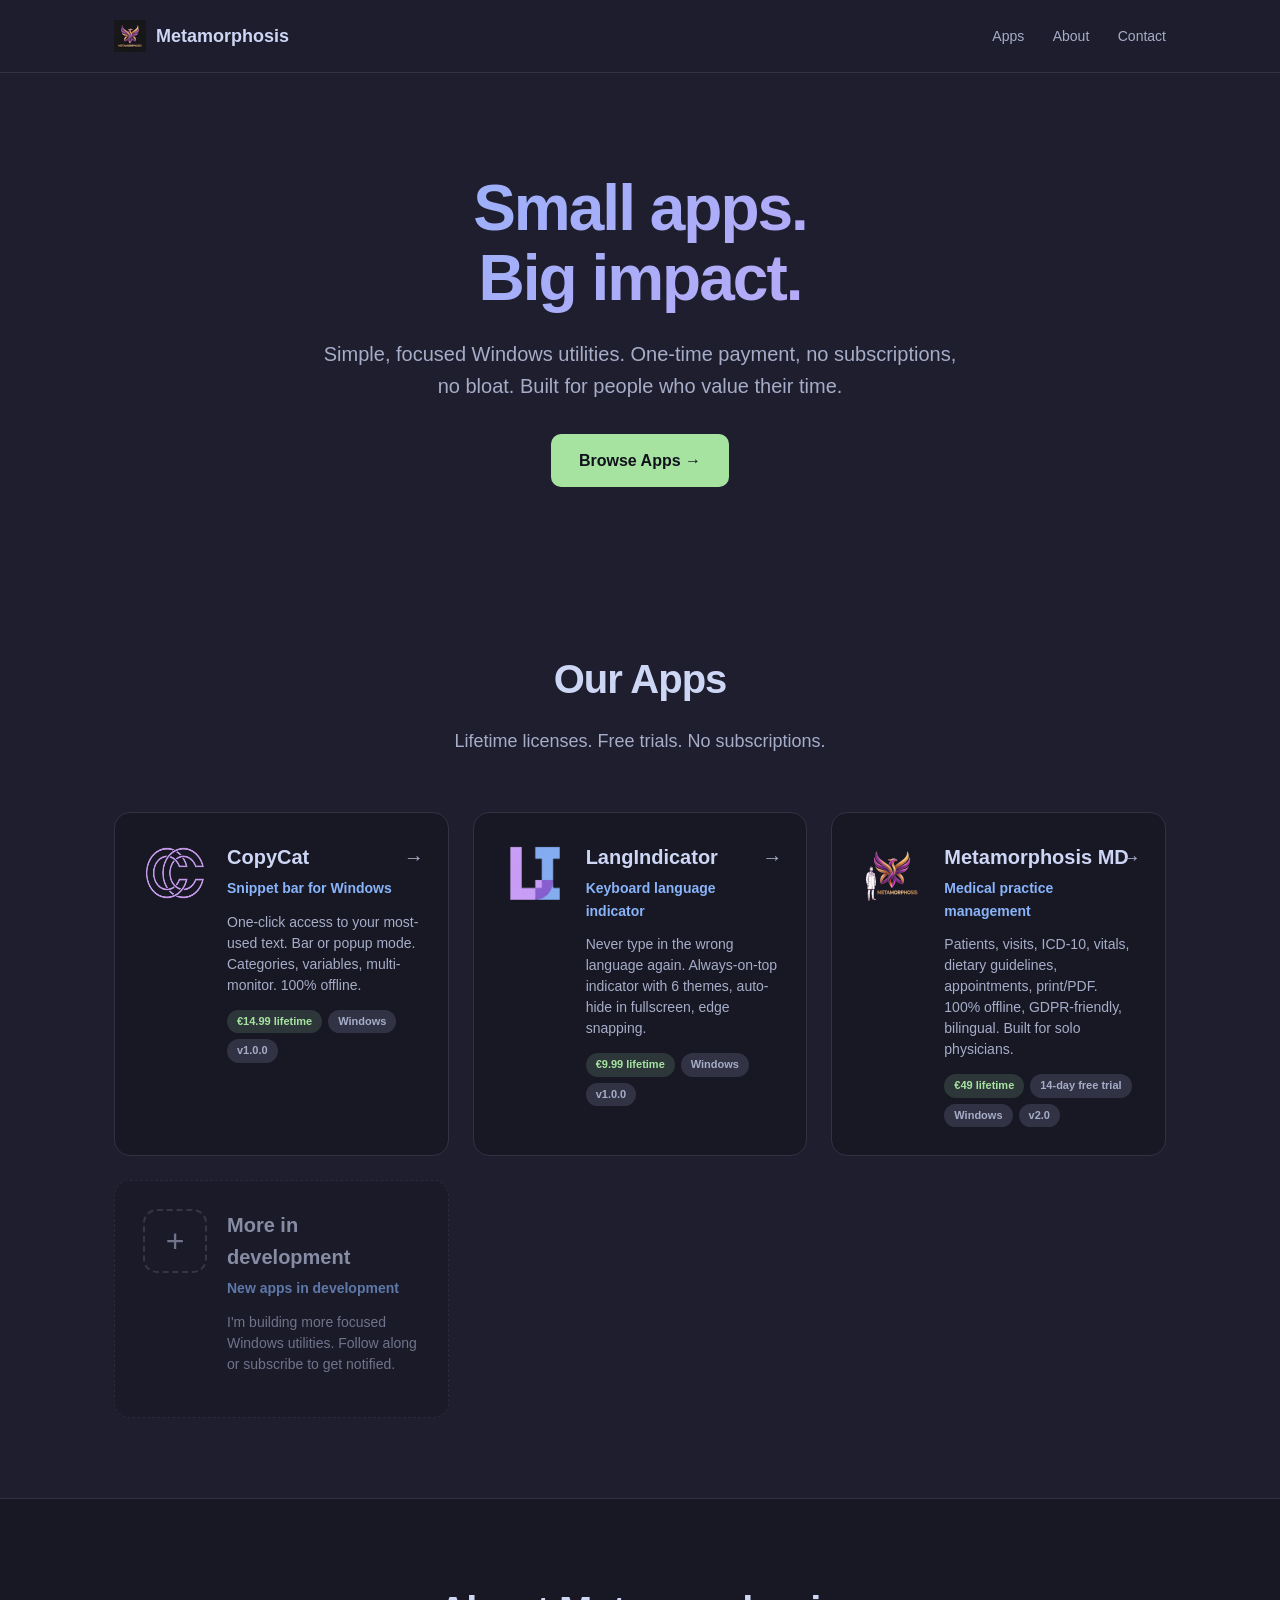
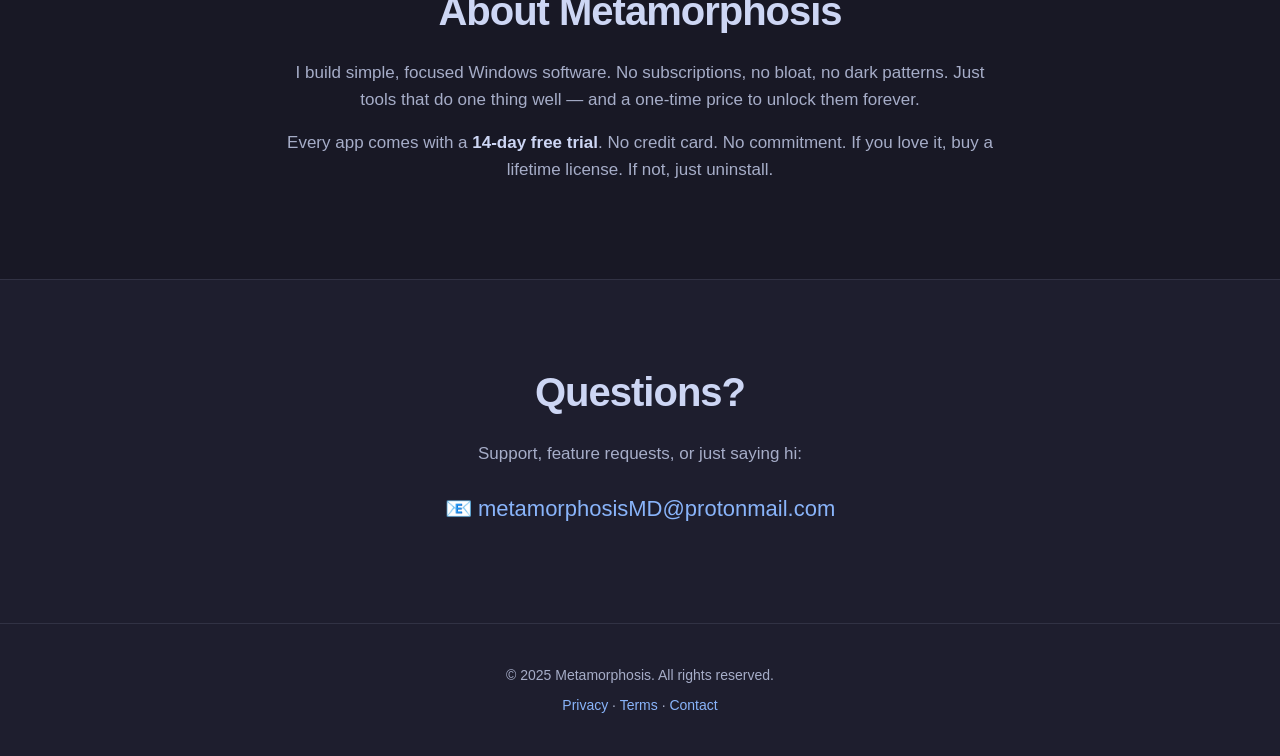
<file: index.html>
<!DOCTYPE html>
<html lang="en">
<head>
<meta charset="UTF-8">
<meta name="viewport" content="width=device-width, initial-scale=1.0">
<title>Metamorphosis — Simple, Focused Windows Apps</title>
<meta name="description" content="Simple, focused Windows apps. CopyCat, LangIndicator, and more. Lifetime licenses, no subscriptions.">
<link rel="stylesheet" href="assets/style.css">
</head>
<body>

<header>
  <div class="container">
    <nav>
      <a href="/" class="logo">
        <img src="assets/logo.png" alt="Metamorphosis">
        <span>Metamorphosis</span>
      </a>
      <div class="nav-links">
        <a href="#apps">Apps</a>
        <a href="#about">About</a>
        <a href="#contact">Contact</a>
      </div>
    </nav>
  </div>
</header>

<main>
  <!-- HERO -->
  <section class="hero">
    <div class="container">
      <h1>Small apps.<br>Big impact.</h1>
      <p>Simple, focused Windows utilities. One-time payment, no subscriptions, no bloat. Built for people who value their time.</p>
      <div class="cta-group">
        <a href="#apps" class="btn btn-primary">Browse Apps →</a>
      </div>
    </div>
  </section>

  <!-- APPS GRID -->
  <section id="apps" class="apps">
    <div class="container">
      <h2>Our Apps</h2>
      <p class="section-sub">Lifetime licenses. Free trials. No subscriptions.</p>

      <div class="app-grid">

        <!-- CopyCat -->
        <a href="copycat/" class="app-card">
          <div class="app-icon">
            <img src="copycat/logo.png" alt="CopyCat">
          </div>
          <div class="app-info">
            <h3>CopyCat</h3>
            <p class="app-tagline">Snippet bar for Windows</p>
            <p class="app-desc">One-click access to your most-used text. Bar or popup mode. Categories, variables, multi-monitor. 100% offline.</p>
            <div class="app-meta">
              <span class="badge badge-green">€14.99 lifetime</span>
              <span class="badge">Windows</span>
              <span class="badge">v1.0.0</span>
            </div>
          </div>
          <div class="app-arrow">→</div>
        </a>

        <!-- LangIndicator -->
        <a href="langindicator/" class="app-card">
          <div class="app-icon">
            <img src="langindicator/logo.png" alt="LangIndicator">
          </div>
          <div class="app-info">
            <h3>LangIndicator</h3>
            <p class="app-tagline">Keyboard language indicator</p>
            <p class="app-desc">Never type in the wrong language again. Always-on-top indicator with 6 themes, auto-hide in fullscreen, edge snapping.</p>
            <div class="app-meta">
              <span class="badge badge-green">€9.99 lifetime</span>
              <span class="badge">Windows</span>
              <span class="badge">v1.0.0</span>
            </div>
          </div>
          <div class="app-arrow">→</div>
        </a>


        <!-- Metamorphosis MD -->
        <a href="metamorphosis-md/" class="app-card">
          <div class="app-icon">
            <img src="metamorphosis-md/logo.png" alt="Metamorphosis MD">
          </div>
          <div class="app-info">
            <h3>Metamorphosis MD</h3>
            <p class="app-tagline">Medical practice management</p>
            <p class="app-desc">Patients, visits, ICD-10, vitals, dietary guidelines, appointments, print/PDF. 100% offline, GDPR-friendly, bilingual. Built for solo physicians.</p>
            <div class="app-meta">
              <span class="badge badge-green">€49 lifetime</span>
              <span class="badge">14-day free trial</span>
              <span class="badge">Windows</span>
              <span class="badge">v2.0</span>
            </div>
          </div>
          <div class="app-arrow">→</div>
        </a>

        <!-- Placeholder — γιa επόμενες εφαρμογές -->
        <div class="app-card app-card-placeholder">
          <div class="app-icon placeholder-icon">+</div>
          <div class="app-info">
            <h3>More in development</h3>
            <p class="app-tagline">New apps in development</p>
            <p class="app-desc">I'm building more focused Windows utilities. Follow along or subscribe to get notified.</p>
          </div>
        </div>

      </div>
    </div>
  </section>

  <!-- ABOUT -->
  <section id="about" class="about">
    <div class="container">
      <h2>About Metamorphosis</h2>
      <p>I build simple, focused Windows software. No subscriptions, no bloat, no dark patterns. Just tools that do one thing well — and a one-time price to unlock them forever.</p>
      <p>Every app comes with a <strong>14-day free trial</strong>. No credit card. No commitment. If you love it, buy a lifetime license. If not, just uninstall.</p>
    </div>
  </section>

  <!-- CONTACT -->
  <section id="contact" class="contact">
    <div class="container">
      <h2>Questions?</h2>
      <p>Support, feature requests, or just saying hi:</p>
      <p class="contact-email">
        📧 <a href="mailto:metamorphosisMD@protonmail.com">metamorphosisMD@protonmail.com</a>
      </p>
    </div>
  </section>
</main>

<footer>
  <div class="container">
    <p>© 2025 Metamorphosis. All rights reserved.</p>
    <p class="footer-links">
      <a href="privacy.html">Privacy</a> ·
      <a href="terms.html">Terms</a> ·
      <a href="mailto:metamorphosisMD@protonmail.com">Contact</a>
    </p>
  </div>
</footer>

</body>
</html>
</file>
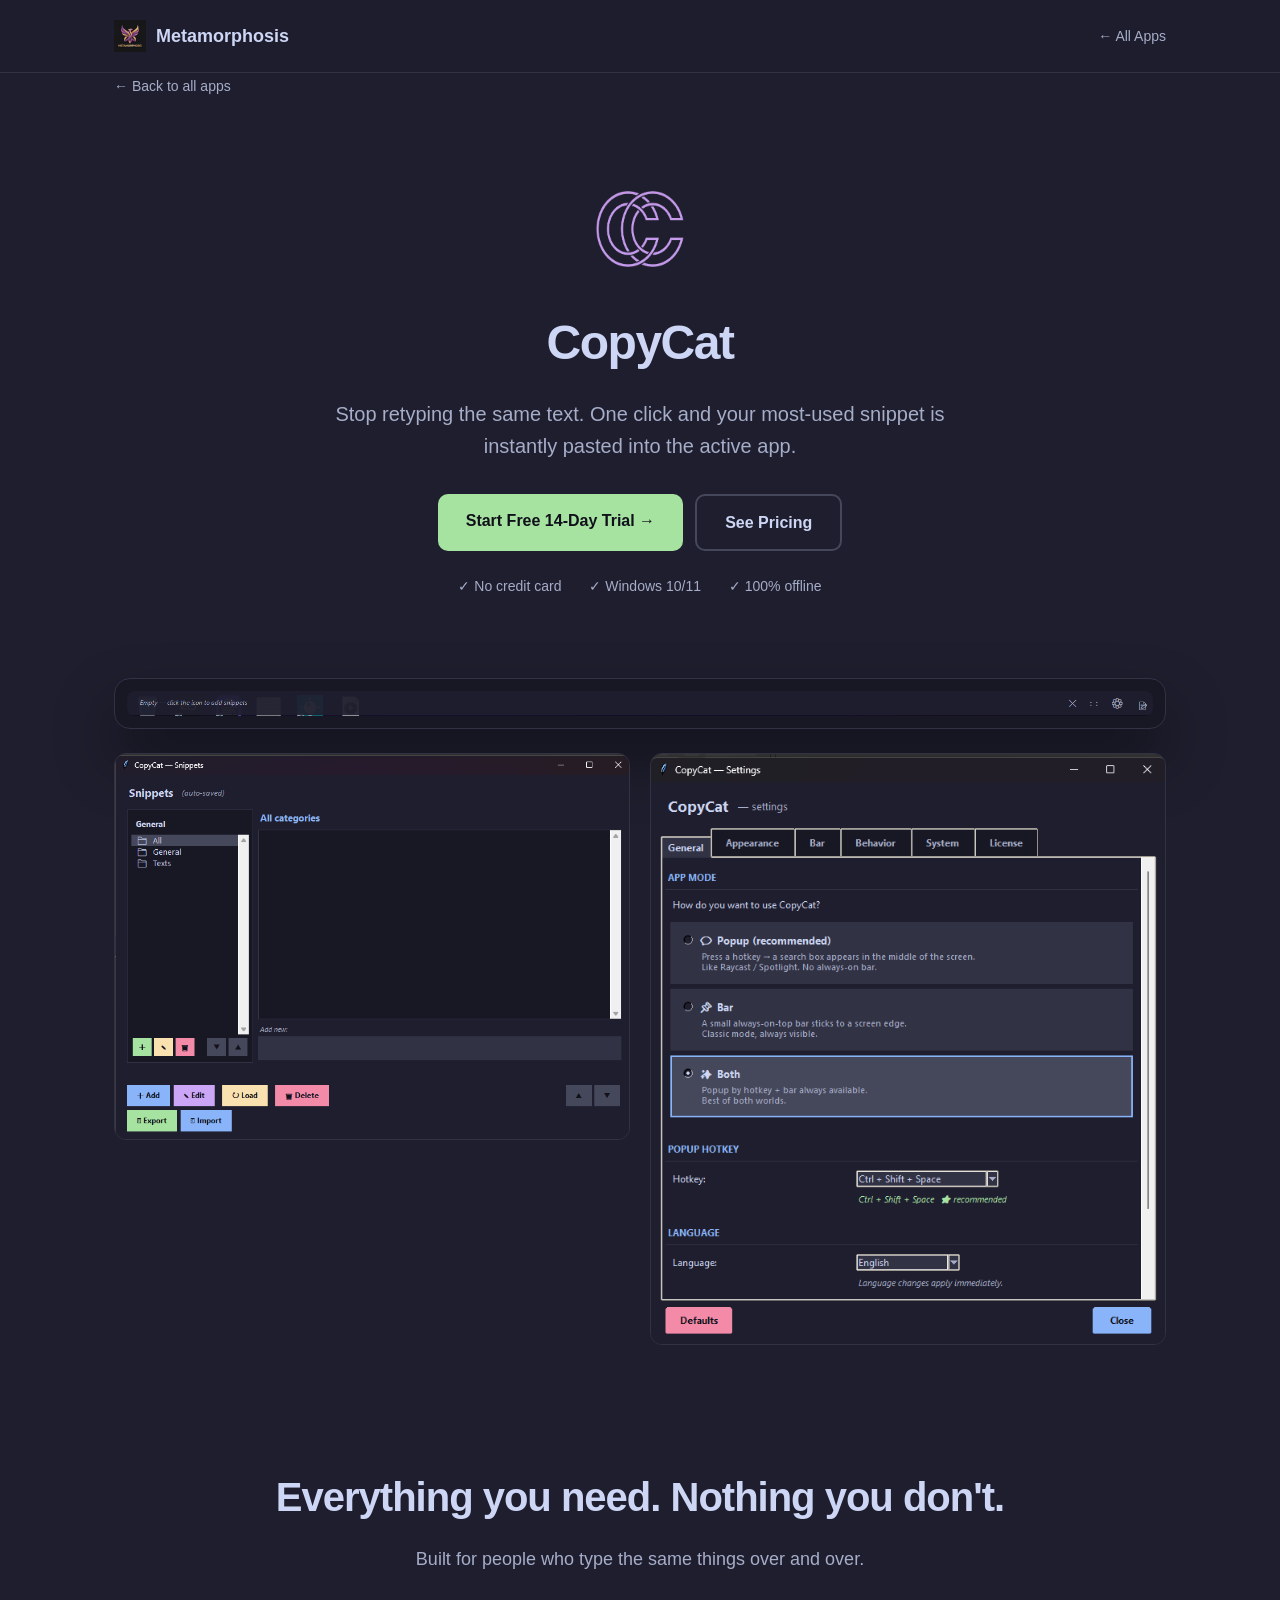
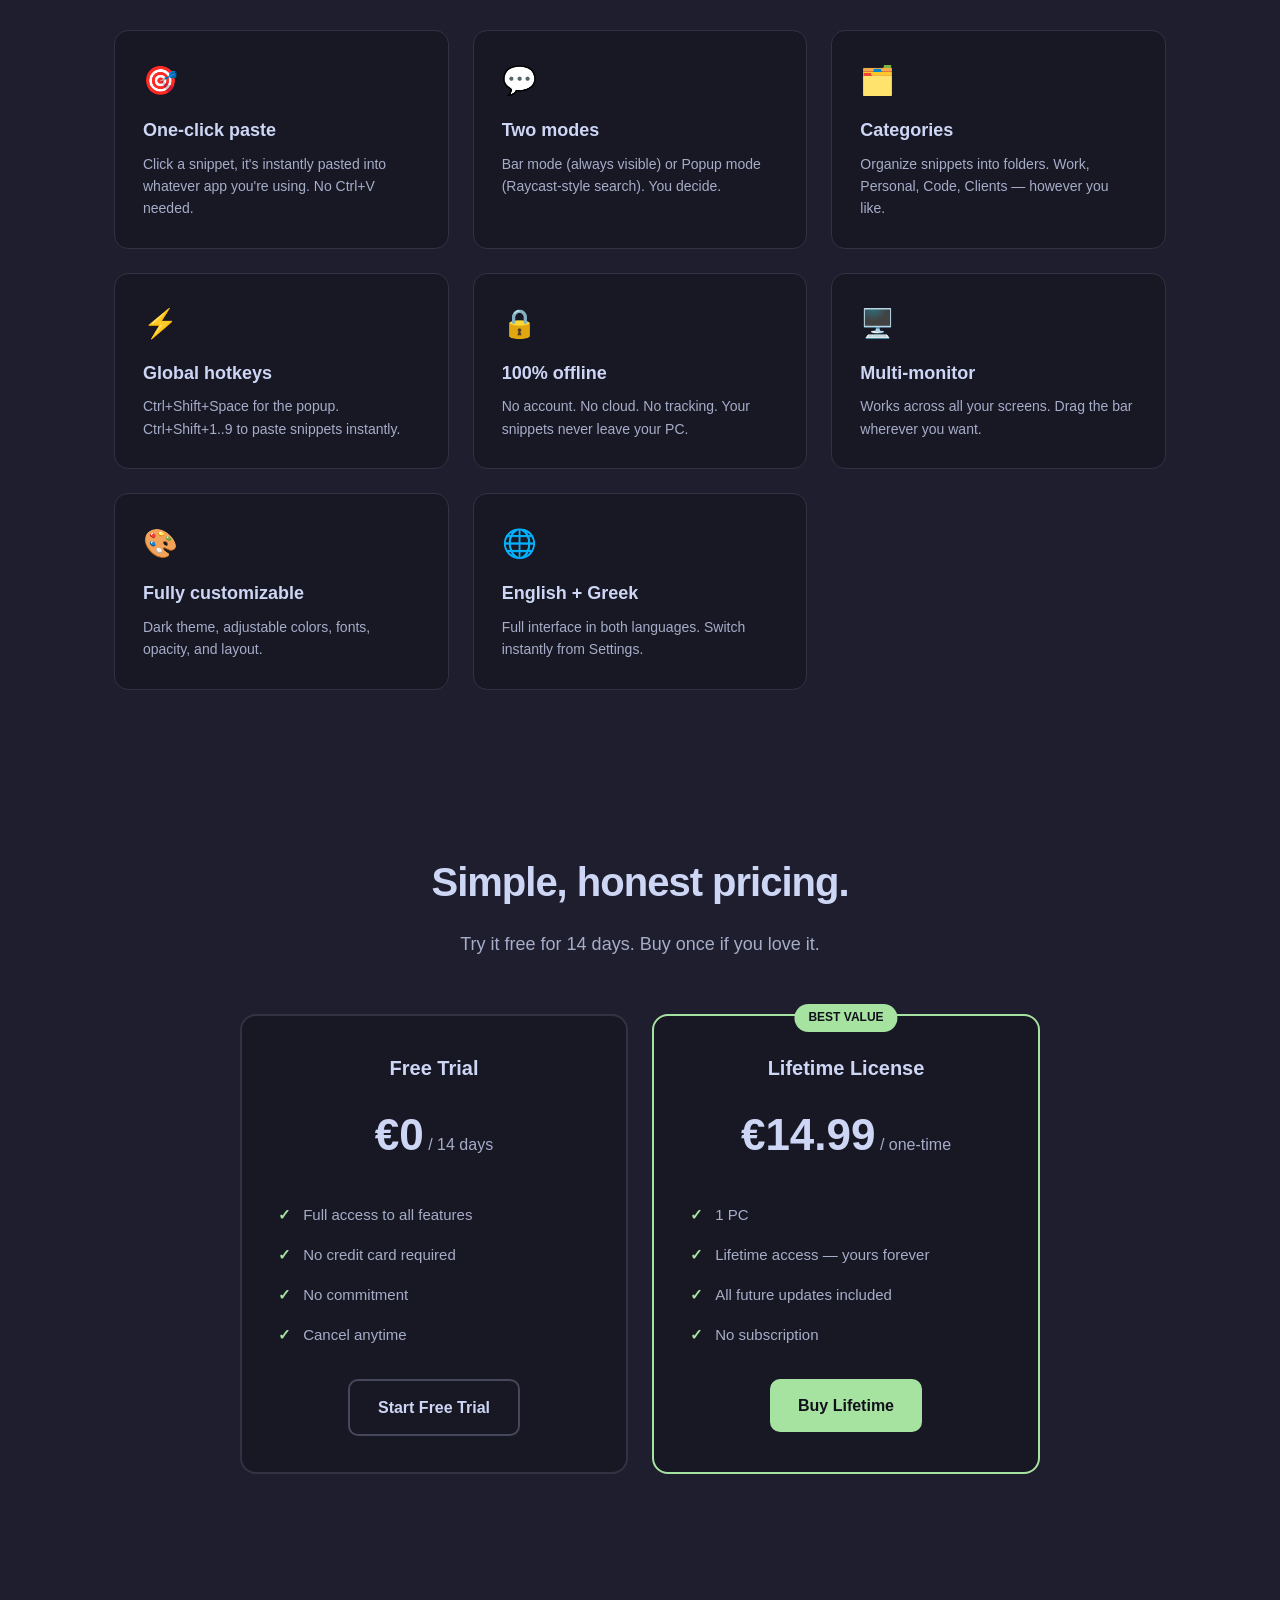
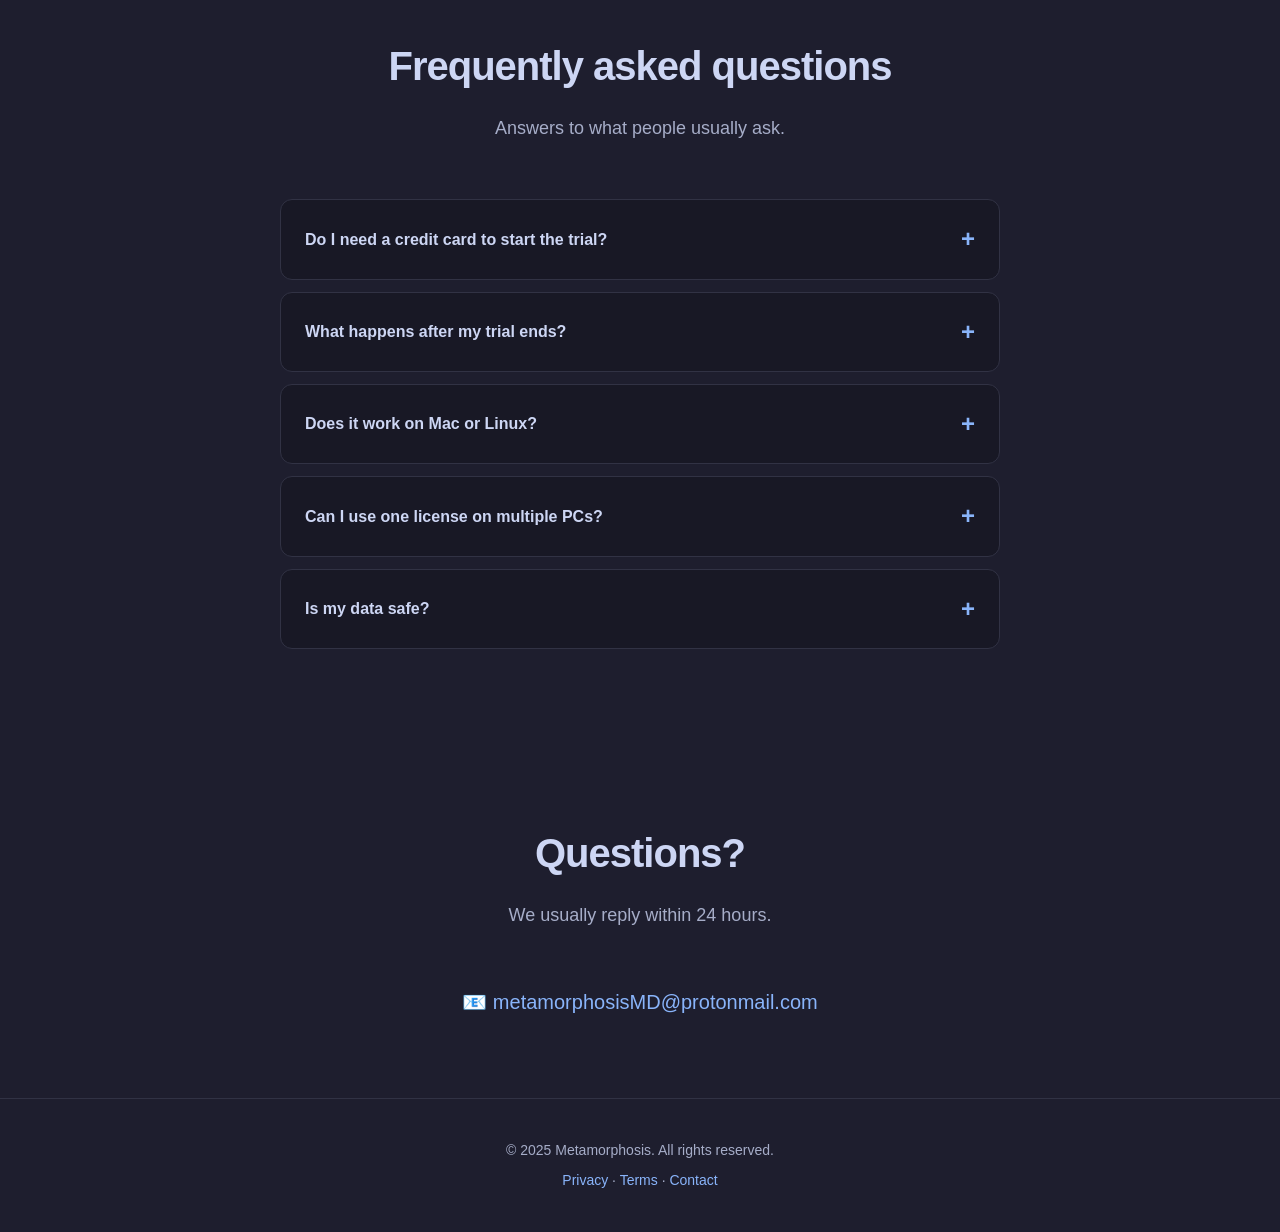
<file: copycat/index.html>
<!DOCTYPE html>
<html lang="en">
<head>
<meta charset="UTF-8">
<meta name="viewport" content="width=device-width, initial-scale=1.0">
<title>CopyCat — Snippet Bar for Windows | Metamorphosis</title>
<meta name="description" content="CopyCat is a lightweight snippet manager for Windows. One-click access to your most-used text. Lifetime license, 14-day free trial.">
<link rel="stylesheet" href="../assets/style.css">
<style>
  .app-hero { padding: 60px 0 40px; text-align: center; }
  .app-hero img { width: 96px; height: 96px; border-radius: 20px; margin-bottom: 20px; }
  .app-hero h1 { font-size: 48px; margin-bottom: 16px; letter-spacing: -1.5px; }
  .app-hero p { font-size: 20px; color: var(--subtext); max-width: 640px; margin: 0 auto 32px; }
  .hero-meta { margin-top: 24px; color: var(--subtext); font-size: 14px; }
  .hero-meta span { margin: 0 12px; }
  .screenshots { padding: 40px 0; }
  .screenshot-main { background: var(--mantle); border-radius: 16px; padding: 12px; border: 1px solid var(--surface); box-shadow: 0 30px 60px rgba(0,0,0,.4); }
  .screenshot-main img { width: 100%; border-radius: 8px; display: block; }
  .screenshot-grid { display: grid; grid-template-columns: 1fr 1fr; gap: 20px; margin-top: 24px; }
  .screenshot-grid img { width: 100%; border-radius: 12px; border: 1px solid var(--surface); display: block; }
  .features { display: grid; grid-template-columns: repeat(auto-fit, minmax(280px, 1fr)); gap: 24px; }
  .feature { background: var(--mantle); padding: 28px; border-radius: 14px; border: 1px solid var(--surface); }
  .feature-icon { font-size: 28px; margin-bottom: 12px; }
  .feature h3 { font-size: 18px; margin-bottom: 8px; }
  .feature p { color: var(--subtext); font-size: 14px; }
  .pricing { display: grid; grid-template-columns: 1fr 1fr; gap: 24px; max-width: 800px; margin: 0 auto; }
  .plan { background: var(--mantle); padding: 36px; border-radius: 16px; border: 2px solid var(--surface); text-align: center; position: relative; }
  .plan.featured { border-color: var(--green); }
  .plan-tag { position: absolute; top: -12px; left: 50%; transform: translateX(-50%); background: var(--green); color: var(--crust); padding: 4px 14px; border-radius: 100px; font-size: 12px; font-weight: 700; text-transform: uppercase; }
  .plan h3 { font-size: 20px; margin-bottom: 8px; }
  .plan .price { font-size: 44px; font-weight: 800; margin: 16px 0; }
  .plan .price small { font-size: 16px; color: var(--subtext); font-weight: 400; }
  .plan ul { list-style: none; text-align: left; margin: 24px 0; color: var(--subtext); }
  .plan ul li { padding: 8px 0; font-size: 15px; }
  .plan ul li::before { content: "✓ "; color: var(--green); font-weight: 700; margin-right: 8px; }
  .faq { max-width: 720px; margin: 0 auto; }
  .faq-item { background: var(--mantle); border: 1px solid var(--surface); border-radius: 12px; margin-bottom: 12px; overflow: hidden; }
  .faq-item summary { padding: 20px 24px; font-weight: 600; cursor: pointer; list-style: none; display: flex; justify-content: space-between; align-items: center; }
  .faq-item summary::after { content: "+"; font-size: 24px; color: var(--blue); }
  .faq-item[open] summary::after { content: "−"; }
  .faq-item p { padding: 0 24px 20px; color: var(--subtext); }
  .back-link { display: inline-block; color: var(--subtext); text-decoration: none; font-size: 14px; margin-bottom: 24px; }
  .back-link:hover { color: var(--blue); }
  @media (max-width: 720px) {
    .app-hero h1 { font-size: 34px; }
    .screenshot-grid, .pricing { grid-template-columns: 1fr; }
  }
</style>
</head>
<body>

<header>
  <div class="container">
    <nav>
      <a href="../" class="logo">
        <img src="../assets/logo.png" alt="Metamorphosis">
        <span>Metamorphosis</span>
      </a>
      <div class="nav-links">
        <a href="../#apps">← All Apps</a>
      </div>
    </nav>
  </div>
</header>

<main>
  <div class="container">
    <a href="../" class="back-link">← Back to all apps</a>
  </div>

  <section class="app-hero">
    <div class="container">
      <img src="logo.png" alt="CopyCat">
      <h1>CopyCat</h1>
      <p>Stop retyping the same text. One click and your most-used snippet is instantly pasted into the active app.</p>
      <div class="cta-group">
        <a href="mailto:metamorphosisMD@protonmail.com?subject=CopyCat%20Trial" class="btn btn-primary">Start Free 14-Day Trial →</a>
        <a href="#pricing" class="btn btn-secondary">See Pricing</a>
      </div>
      <div class="hero-meta">
        <span>✓ No credit card</span>
        <span>✓ Windows 10/11</span>
        <span>✓ 100% offline</span>
      </div>
    </div>
  </section>

  <section class="screenshots">
    <div class="container">
      <div class="screenshot-main">
        <img src="screenshots/main.png" alt="CopyCat bar with snippets">
      </div>
      <div class="screenshot-grid">
        <img src="screenshots/editor.png" alt="Snippet editor">
        <img src="screenshots/settings.png" alt="Settings">
      </div>
    </div>
  </section>

  <section id="features">
    <div class="container">
      <h2>Everything you need. Nothing you don't.</h2>
      <p class="section-sub">Built for people who type the same things over and over.</p>
      <div class="features">
        <div class="feature"><div class="feature-icon">🎯</div><h3>One-click paste</h3><p>Click a snippet, it's instantly pasted into whatever app you're using. No Ctrl+V needed.</p></div>
        <div class="feature"><div class="feature-icon">💬</div><h3>Two modes</h3><p>Bar mode (always visible) or Popup mode (Raycast-style search). You decide.</p></div>
        <div class="feature"><div class="feature-icon">🗂️</div><h3>Categories</h3><p>Organize snippets into folders. Work, Personal, Code, Clients — however you like.</p></div>
        <div class="feature"><div class="feature-icon">⚡</div><h3>Global hotkeys</h3><p>Ctrl+Shift+Space for the popup. Ctrl+Shift+1..9 to paste snippets instantly.</p></div>
        <div class="feature"><div class="feature-icon">🔒</div><h3>100% offline</h3><p>No account. No cloud. No tracking. Your snippets never leave your PC.</p></div>
        <div class="feature"><div class="feature-icon">🖥️</div><h3>Multi-monitor</h3><p>Works across all your screens. Drag the bar wherever you want.</p></div>
        <div class="feature"><div class="feature-icon">🎨</div><h3>Fully customizable</h3><p>Dark theme, adjustable colors, fonts, opacity, and layout.</p></div>
        <div class="feature"><div class="feature-icon">🌐</div><h3>English + Greek</h3><p>Full interface in both languages. Switch instantly from Settings.</p></div>
      </div>
    </div>
  </section>

  <section id="pricing">
    <div class="container">
      <h2>Simple, honest pricing.</h2>
      <p class="section-sub">Try it free for 14 days. Buy once if you love it.</p>
      <div class="pricing">
        <div class="plan">
          <h3>Free Trial</h3>
          <div class="price">€0<small> / 14 days</small></div>
          <ul>
            <li>Full access to all features</li>
            <li>No credit card required</li>
            <li>No commitment</li>
            <li>Cancel anytime</li>
          </ul>
          <a href="YOUR_LS_TRIAL_URL" class="btn btn-secondary">Start Free Trial</a>
        </div>
        <div class="plan featured">
          <div class="plan-tag">Best Value</div>
          <h3>Lifetime License</h3>
          <div class="price">€14.99<small> / one-time</small></div>
          <ul>
            <li>1 PC</li>
            <li>Lifetime access — yours forever</li>
            <li>All future updates included</li>
            <li>No subscription</li>
          </ul>
          <a href="YOUR_LS_BUY_URL" class="btn btn-primary">Buy Lifetime</a>
        </div>
      </div>
    </div>
  </section>

  <section id="faq">
    <div class="container">
      <h2>Frequently asked questions</h2>
      <p class="section-sub">Answers to what people usually ask.</p>
      <div class="faq">
        <details class="faq-item">
          <summary>Do I need a credit card to start the trial?</summary>
          <p>No. Click "Start Free Trial" and use CopyCat for 14 days completely free. No card, no commitment.</p>
        </details>
        <details class="faq-item">
          <summary>What happens after my trial ends?</summary>
          <p>You decide. If you love CopyCat, buy a lifetime license for €14.99. If not, just uninstall. No charges.</p>
        </details>
        <details class="faq-item">
          <summary>Does it work on Mac or Linux?</summary>
          <p>No, CopyCat is Windows-only (Windows 10 and 11, 64-bit).</p>
        </details>
        <details class="faq-item">
          <summary>Can I use one license on multiple PCs?</summary>
          <p>One license works on one PC. If you change computers, contact support and we'll issue a new key.</p>
        </details>
        <details class="faq-item">
          <summary>Is my data safe?</summary>
          <p>Yes. CopyCat is 100% offline. Nothing is sent to any server. Your snippets stay on your PC.</p>
        </details>
      </div>
    </div>
  </section>

  <section id="contact" style="text-align:center;">
    <div class="container">
      <h2>Questions?</h2>
      <p class="section-sub">We usually reply within 24 hours.</p>
      <p style="font-size:20px; margin-top:24px;">
        📧 <a href="mailto:metamorphosisMD@protonmail.com" style="color:var(--blue); text-decoration:none;">metamorphosisMD@protonmail.com</a>
      </p>
    </div>
  </section>
</main>

<footer>
  <div class="container">
    <p>© 2025 Metamorphosis. All rights reserved.</p>
    <p class="footer-links">
      <a href="../privacy.html">Privacy</a> ·
      <a href="../terms.html">Terms</a> ·
      <a href="mailto:metamorphosisMD@protonmail.com">Contact</a>
    </p>
  </div>
</footer>

</body>
</html>
</file>
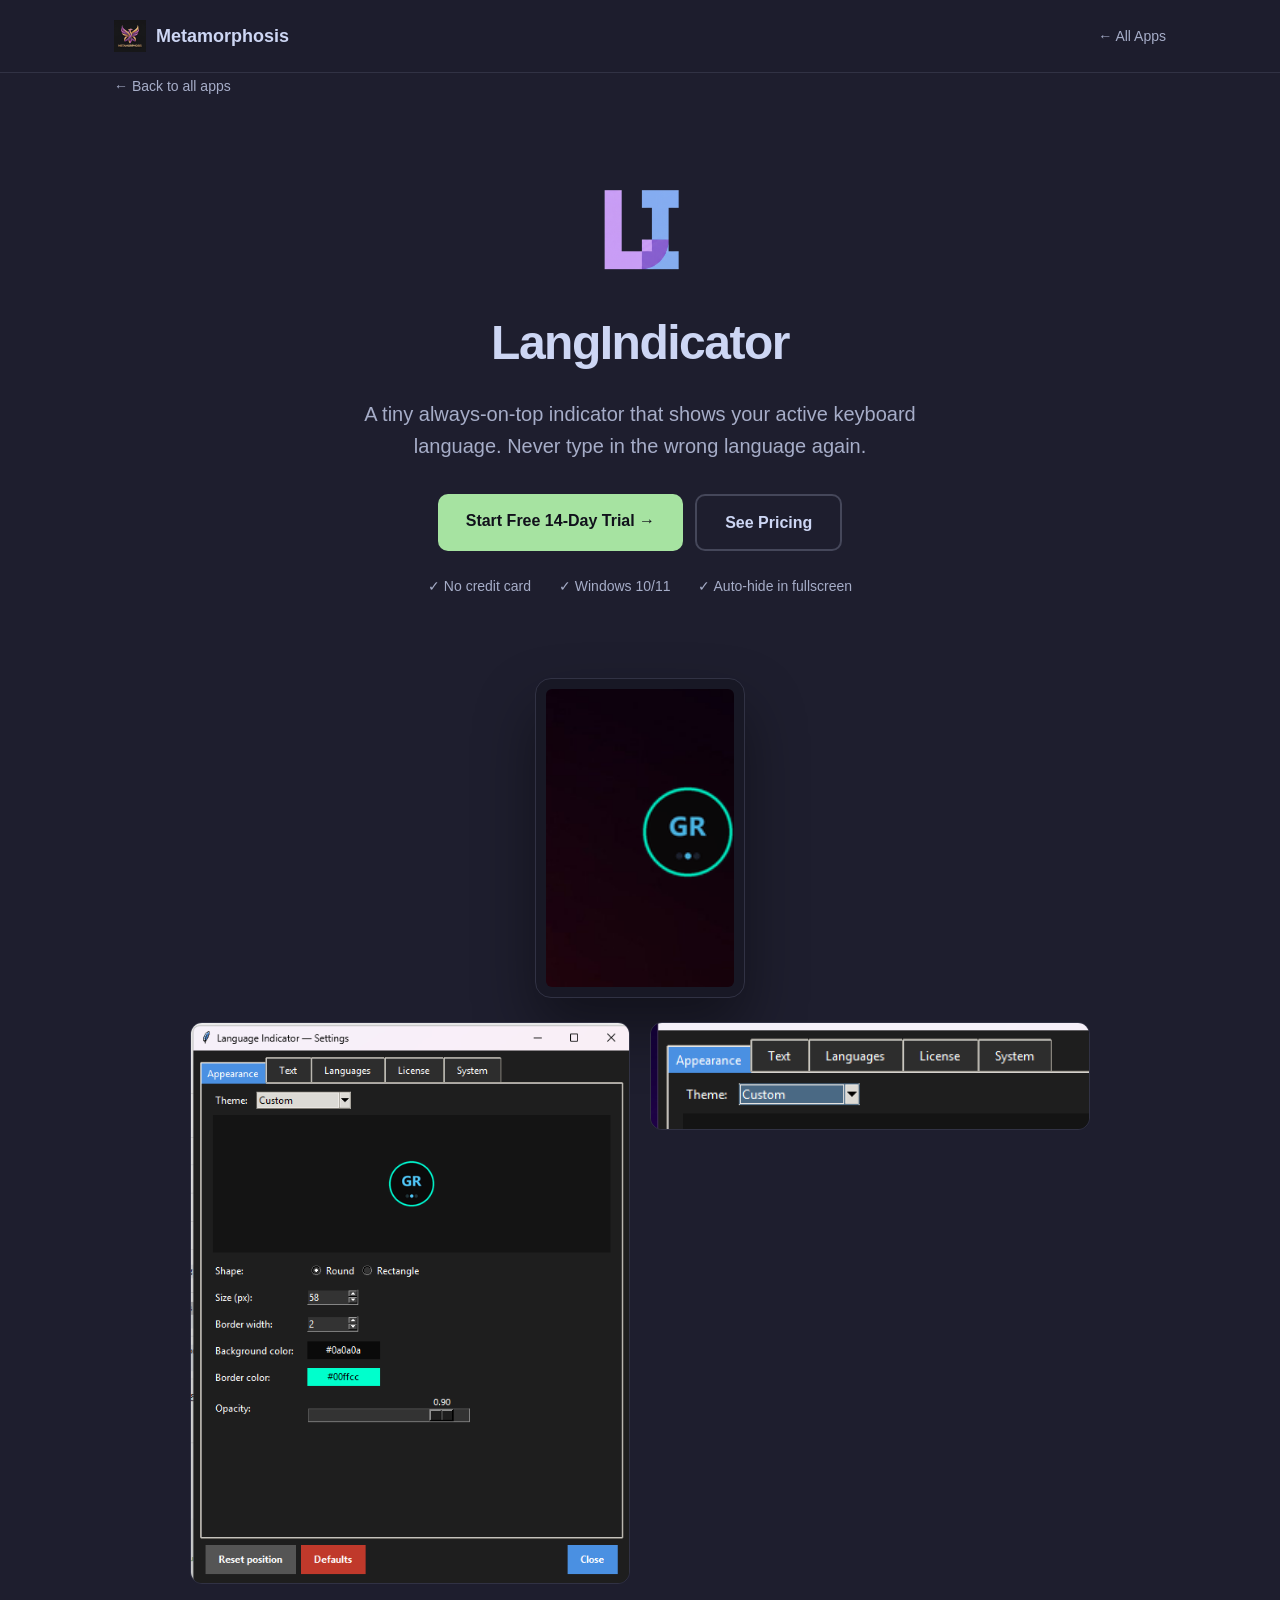
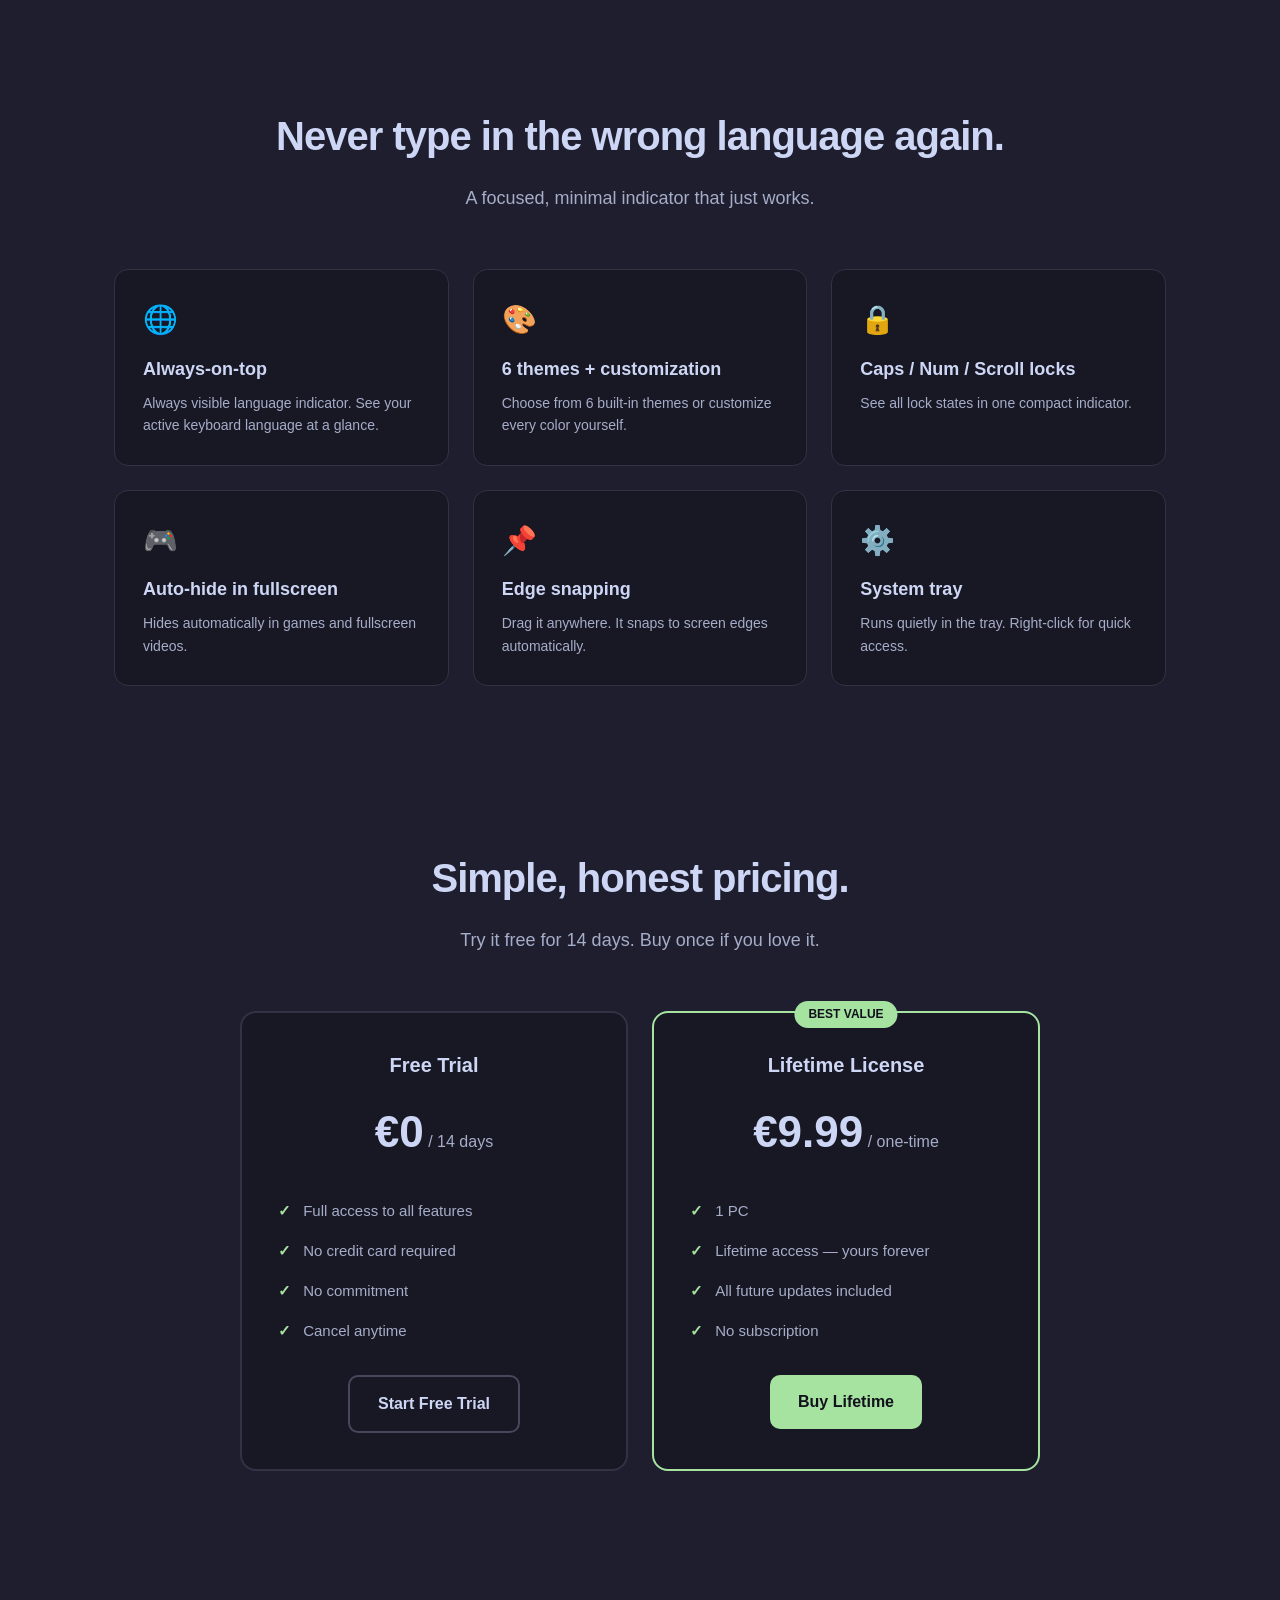
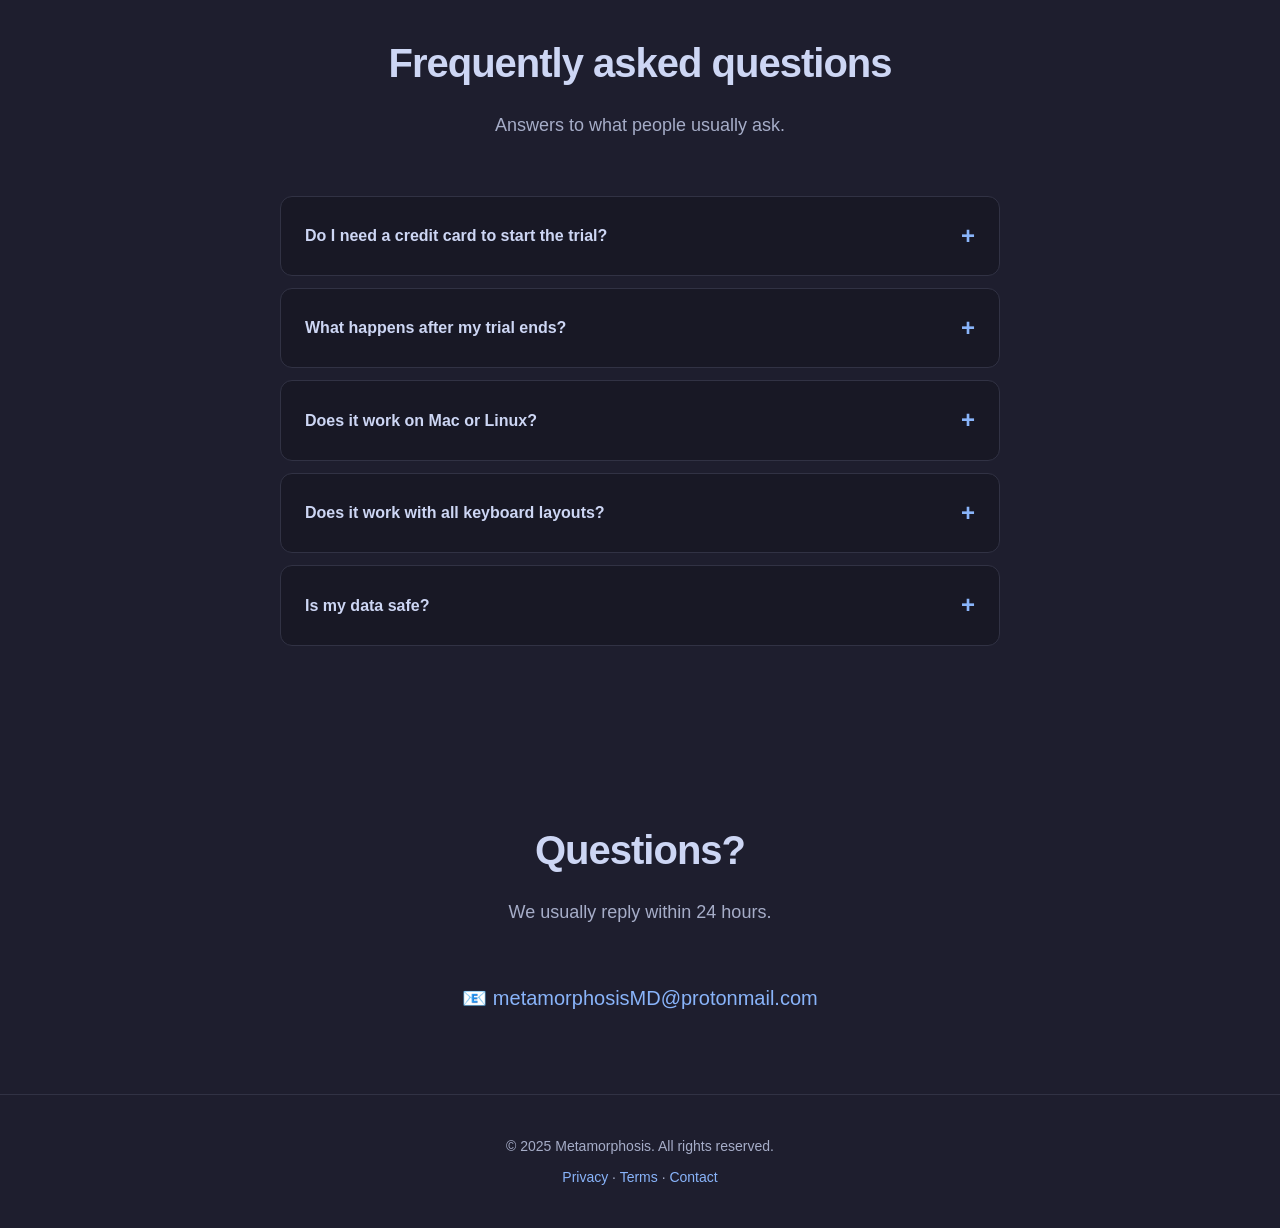
<file: langindicator/index.html>
<!DOCTYPE html>
<html lang="en">
<head>
<meta charset="UTF-8">
<meta name="viewport" content="width=device-width, initial-scale=1.0">
<title>LangIndicator — Keyboard Language Indicator | Metamorphosis</title>
<meta name="description" content="A tiny always-on-top indicator that shows your active keyboard language. Never type in the wrong language again.">
<link rel="stylesheet" href="../assets/style.css">
<style>
  .app-hero { padding: 60px 0 40px; text-align: center; }
  .app-hero img { width: 96px; height: 96px; border-radius: 20px; margin-bottom: 20px; }
  .app-hero h1 { font-size: 48px; margin-bottom: 16px; letter-spacing: -1.5px; }
  .app-hero p { font-size: 20px; color: var(--subtext); max-width: 640px; margin: 0 auto 32px; }
  .hero-meta { margin-top: 24px; color: var(--subtext); font-size: 14px; }
  .hero-meta span { margin: 0 12px; }
  .screenshots { padding: 40px 0; }
  .screenshot-main {
    background: var(--mantle);
    border-radius: 16px;
    padding: 10px;
    border: 1px solid var(--surface);
    box-shadow: 0 30px 60px rgba(0,0,0,.4);
    max-width: 210px;
    margin: 0 auto;
  }
  .screenshot-main img { width: 100%; border-radius: 6px; display: block; }
  .screenshot-grid {
    display: grid;
    grid-template-columns: 1fr 1fr;
    gap: 20px;
    margin-top: 24px;
    max-width: 900px;
    margin-left: auto;
    margin-right: auto;
  }
  .screenshot-grid img {
    width: 100%;
    border-radius: 12px;
    border: 1px solid var(--surface);
    display: block;
  }
  .features { display: grid; grid-template-columns: repeat(auto-fit, minmax(280px, 1fr)); gap: 24px; }
  .feature { background: var(--mantle); padding: 28px; border-radius: 14px; border: 1px solid var(--surface); }
  .feature-icon { font-size: 28px; margin-bottom: 12px; }
  .feature h3 { font-size: 18px; margin-bottom: 8px; }
  .feature p { color: var(--subtext); font-size: 14px; }
  .pricing { display: grid; grid-template-columns: 1fr 1fr; gap: 24px; max-width: 800px; margin: 0 auto; }
  .plan { background: var(--mantle); padding: 36px; border-radius: 16px; border: 2px solid var(--surface); text-align: center; position: relative; }
  .plan.featured { border-color: var(--green); }
  .plan-tag { position: absolute; top: -12px; left: 50%; transform: translateX(-50%); background: var(--green); color: var(--crust); padding: 4px 14px; border-radius: 100px; font-size: 12px; font-weight: 700; text-transform: uppercase; }
  .plan h3 { font-size: 20px; margin-bottom: 8px; }
  .plan .price { font-size: 44px; font-weight: 800; margin: 16px 0; }
  .plan .price small { font-size: 16px; color: var(--subtext); font-weight: 400; }
  .plan ul { list-style: none; text-align: left; margin: 24px 0; color: var(--subtext); }
  .plan ul li { padding: 8px 0; font-size: 15px; }
  .plan ul li::before { content: "✓ "; color: var(--green); font-weight: 700; margin-right: 8px; }
  .faq { max-width: 720px; margin: 0 auto; }
  .faq-item { background: var(--mantle); border: 1px solid var(--surface); border-radius: 12px; margin-bottom: 12px; overflow: hidden; }
  .faq-item summary { padding: 20px 24px; font-weight: 600; cursor: pointer; list-style: none; display: flex; justify-content: space-between; align-items: center; }
  .faq-item summary::after { content: "+"; font-size: 24px; color: var(--blue); }
  .faq-item[open] summary::after { content: "−"; }
  .faq-item p { padding: 0 24px 20px; color: var(--subtext); }
  .back-link { display: inline-block; color: var(--subtext); text-decoration: none; font-size: 14px; margin-bottom: 24px; }
  .back-link:hover { color: var(--blue); }
  @media (max-width: 720px) {
    .app-hero h1 { font-size: 34px; }
    .screenshot-grid, .pricing { grid-template-columns: 1fr; }
  }
</style>
</head>
<body>

<header>
  <div class="container">
    <nav>
      <a href="../" class="logo">
        <img src="../assets/logo.png" alt="Metamorphosis">
        <span>Metamorphosis</span>
      </a>
      <div class="nav-links">
        <a href="../#apps">← All Apps</a>
      </div>
    </nav>
  </div>
</header>

<main>
  <div class="container">
    <a href="../" class="back-link">← Back to all apps</a>
  </div>

  <section class="app-hero">
    <div class="container">
      <img src="logo.png" alt="LangIndicator">
      <h1>LangIndicator</h1>
      <p>A tiny always-on-top indicator that shows your active keyboard language. Never type in the wrong language again.</p>
      <div class="cta-group">
        <a href="YOUR_LS_TRIAL_URL" class="btn btn-primary">Start Free 14-Day Trial →</a>
        <a href="#pricing" class="btn btn-secondary">See Pricing</a>
      </div>
      <div class="hero-meta">
        <span>✓ No credit card</span>
        <span>✓ Windows 10/11</span>
        <span>✓ Auto-hide in fullscreen</span>
      </div>
    </div>
  </section>

  <section class="screenshots">
    <div class="container">
      <div class="screenshot-main">
        <img src="screenshots/main.png" alt="LangIndicator">
      </div>
      <div class="screenshot-grid">
        <img src="screenshots/settings.png" alt="Settings">
        <img src="screenshots/themes.png" alt="Themes">
      </div>
    </div>
  </section>

  <section id="features">
    <div class="container">
      <h2>Never type in the wrong language again.</h2>
      <p class="section-sub">A focused, minimal indicator that just works.</p>
      <div class="features">
        <div class="feature"><div class="feature-icon">🌐</div><h3>Always-on-top</h3><p>Always visible language indicator. See your active keyboard language at a glance.</p></div>
        <div class="feature"><div class="feature-icon">🎨</div><h3>6 themes + customization</h3><p>Choose from 6 built-in themes or customize every color yourself.</p></div>
        <div class="feature"><div class="feature-icon">🔒</div><h3>Caps / Num / Scroll locks</h3><p>See all lock states in one compact indicator.</p></div>
        <div class="feature"><div class="feature-icon">🎮</div><h3>Auto-hide in fullscreen</h3><p>Hides automatically in games and fullscreen videos.</p></div>
        <div class="feature"><div class="feature-icon">📌</div><h3>Edge snapping</h3><p>Drag it anywhere. It snaps to screen edges automatically.</p></div>
        <div class="feature"><div class="feature-icon">⚙️</div><h3>System tray</h3><p>Runs quietly in the tray. Right-click for quick access.</p></div>
      </div>
    </div>
  </section>

  <section id="pricing">
    <div class="container">
      <h2>Simple, honest pricing.</h2>
      <p class="section-sub">Try it free for 14 days. Buy once if you love it.</p>
      <div class="pricing">
        <div class="plan">
          <h3>Free Trial</h3>
          <div class="price">€0<small> / 14 days</small></div>
          <ul>
            <li>Full access to all features</li>
            <li>No credit card required</li>
            <li>No commitment</li>
            <li>Cancel anytime</li>
          </ul>
          <a href="YOUR_LS_TRIAL_URL" class="btn btn-secondary">Start Free Trial</a>
        </div>
        <div class="plan featured">
          <div class="plan-tag">Best Value</div>
          <h3>Lifetime License</h3>
          <div class="price">€9.99<small> / one-time</small></div>
          <ul>
            <li>1 PC</li>
            <li>Lifetime access — yours forever</li>
            <li>All future updates included</li>
            <li>No subscription</li>
          </ul>
          <a href="YOUR_LS_BUY_URL" class="btn btn-primary">Buy Lifetime</a>
        </div>
      </div>
    </div>
  </section>

  <section id="faq">
    <div class="container">
      <h2>Frequently asked questions</h2>
      <p class="section-sub">Answers to what people usually ask.</p>
      <div class="faq">
        <details class="faq-item">
          <summary>Do I need a credit card to start the trial?</summary>
          <p>No. Click "Start Free Trial" and use LangIndicator for 14 days completely free. No card, no commitment.</p>
        </details>
        <details class="faq-item">
          <summary>What happens after my trial ends?</summary>
          <p>You decide. If you love LangIndicator, buy a lifetime license for €9.99. If not, just uninstall. No charges.</p>
        </details>
        <details class="faq-item">
          <summary>Does it work on Mac or Linux?</summary>
          <p>No, LangIndicator is Windows-only (Windows 10 and 11, 64-bit).</p>
        </details>
        <details class="faq-item">
          <summary>Does it work with all keyboard layouts?</summary>
          <p>Yes. It shows whatever language Windows reports as active, including custom layouts.</p>
        </details>
        <details class="faq-item">
          <summary>Is my data safe?</summary>
          <p>Yes. LangIndicator is 100% offline. Nothing is sent to any server.</p>
        </details>
      </div>
    </div>
  </section>

  <section id="contact" style="text-align:center;">
    <div class="container">
      <h2>Questions?</h2>
      <p class="section-sub">We usually reply within 24 hours.</p>
      <p style="font-size:20px; margin-top:24px;">
        📧 <a href="mailto:metamorphosisMD@protonmail.com" style="color:var(--blue); text-decoration:none;">metamorphosisMD@protonmail.com</a>
      </p>
    </div>
  </section>
</main>

<footer>
  <div class="container">
    <p>© 2025 Metamorphosis. All rights reserved.</p>
    <p class="footer-links">
      <a href="../privacy.html">Privacy</a> ·
      <a href="../terms.html">Terms</a> ·
      <a href="mailto:metamorphosisMD@protonmail.com">Contact</a>
    </p>
  </div>
</footer>

</body>
</html>
</file>
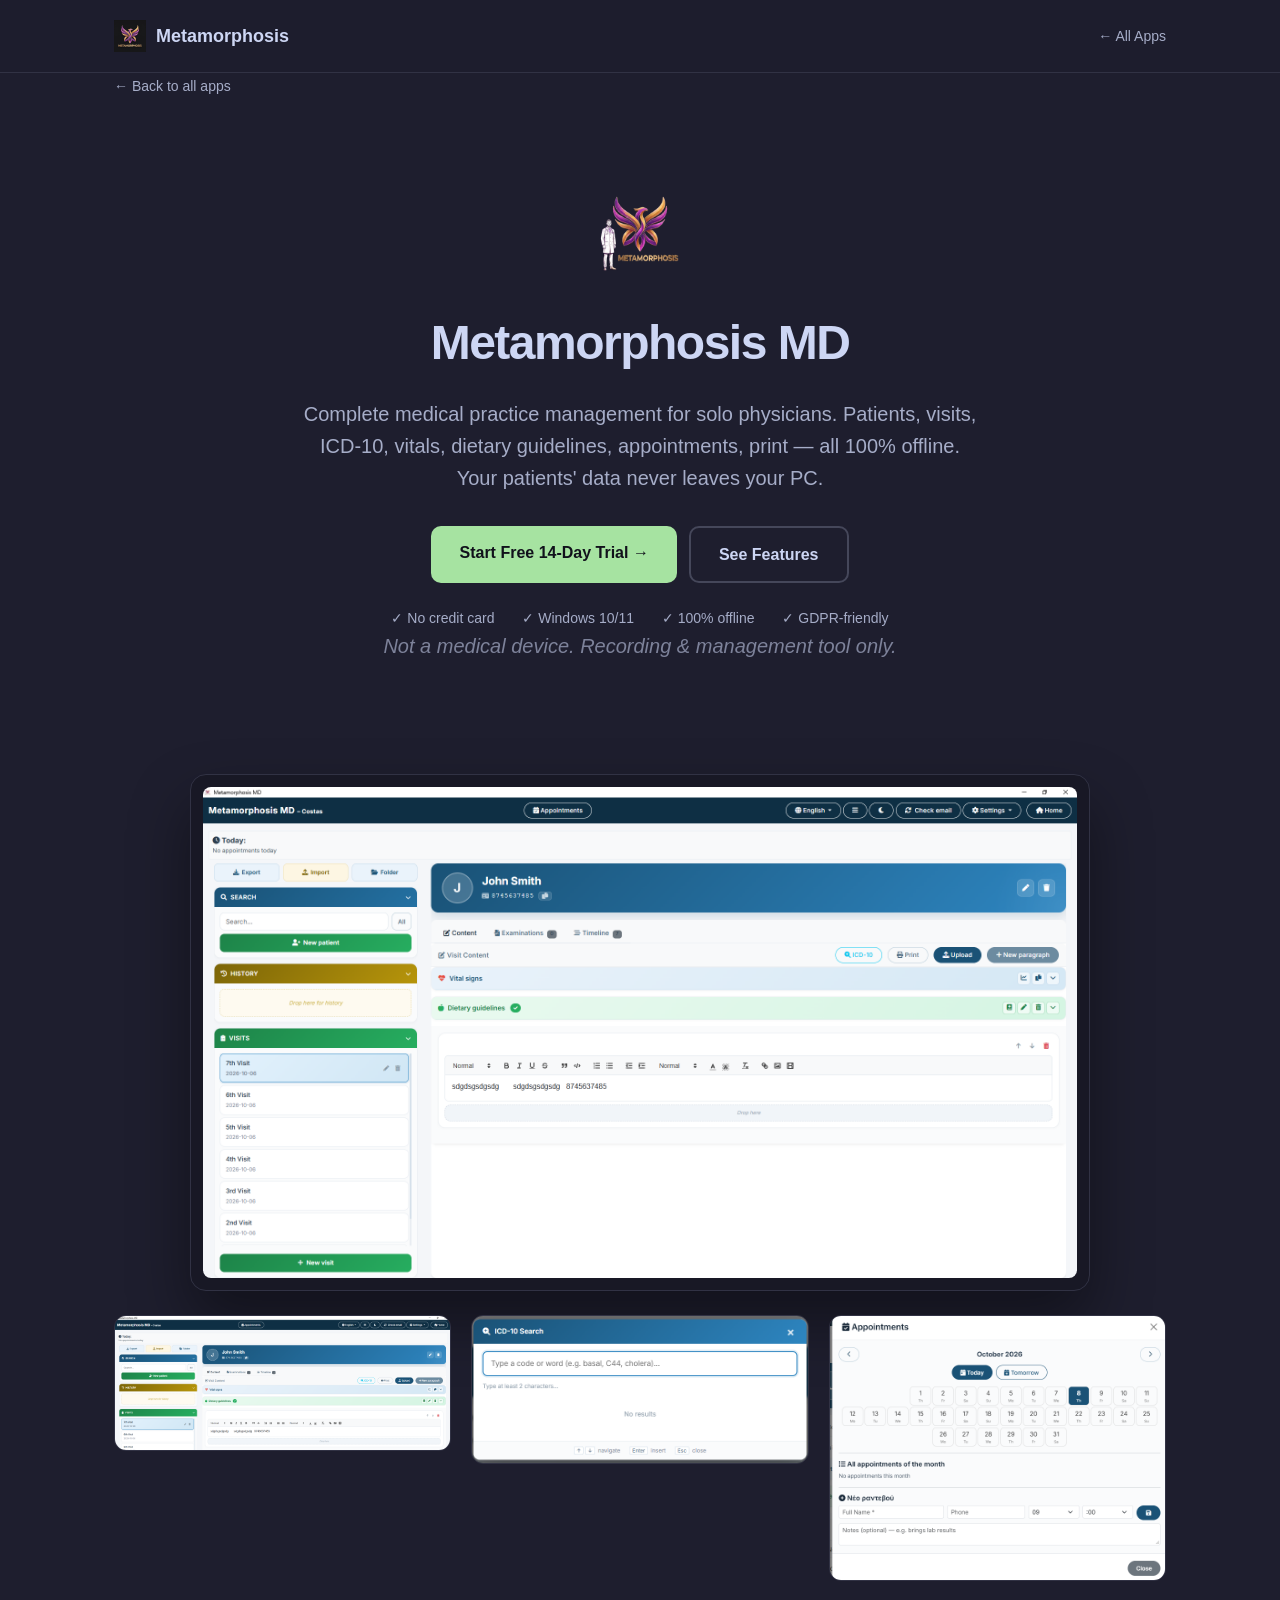
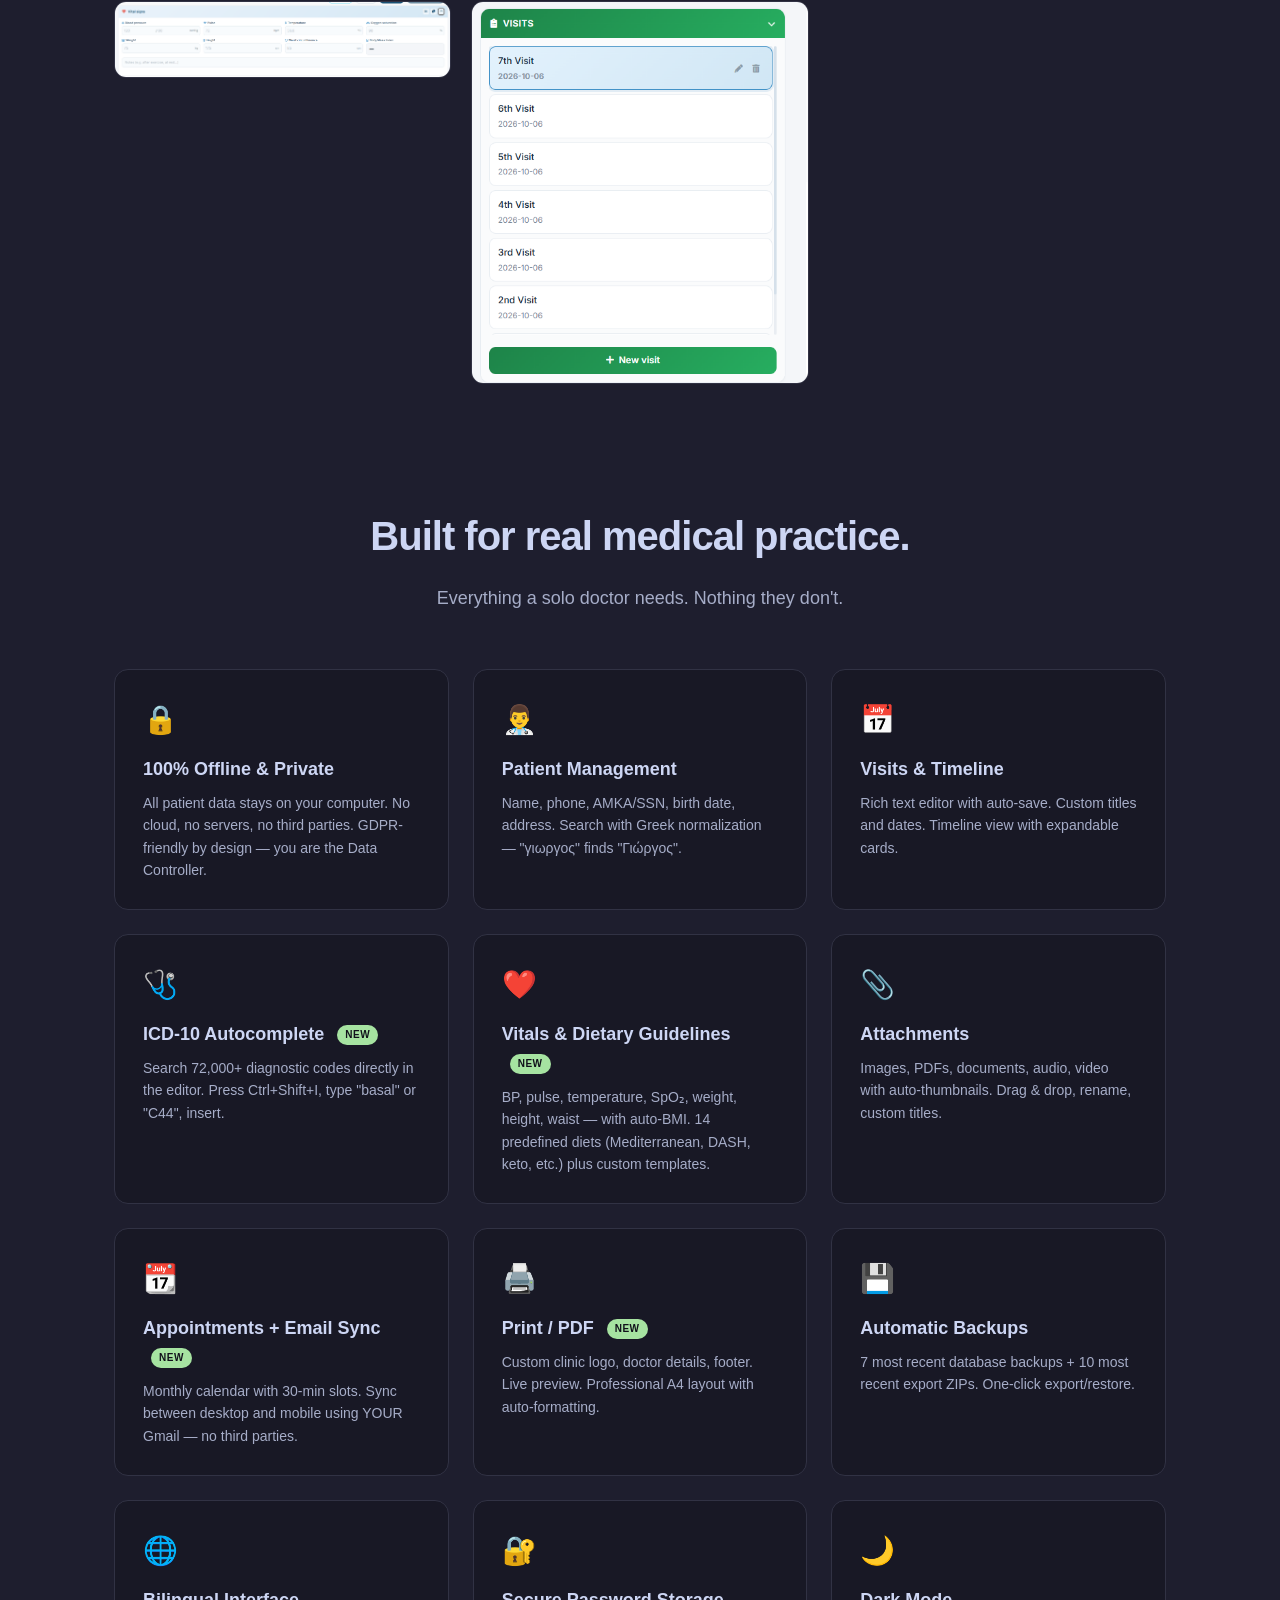
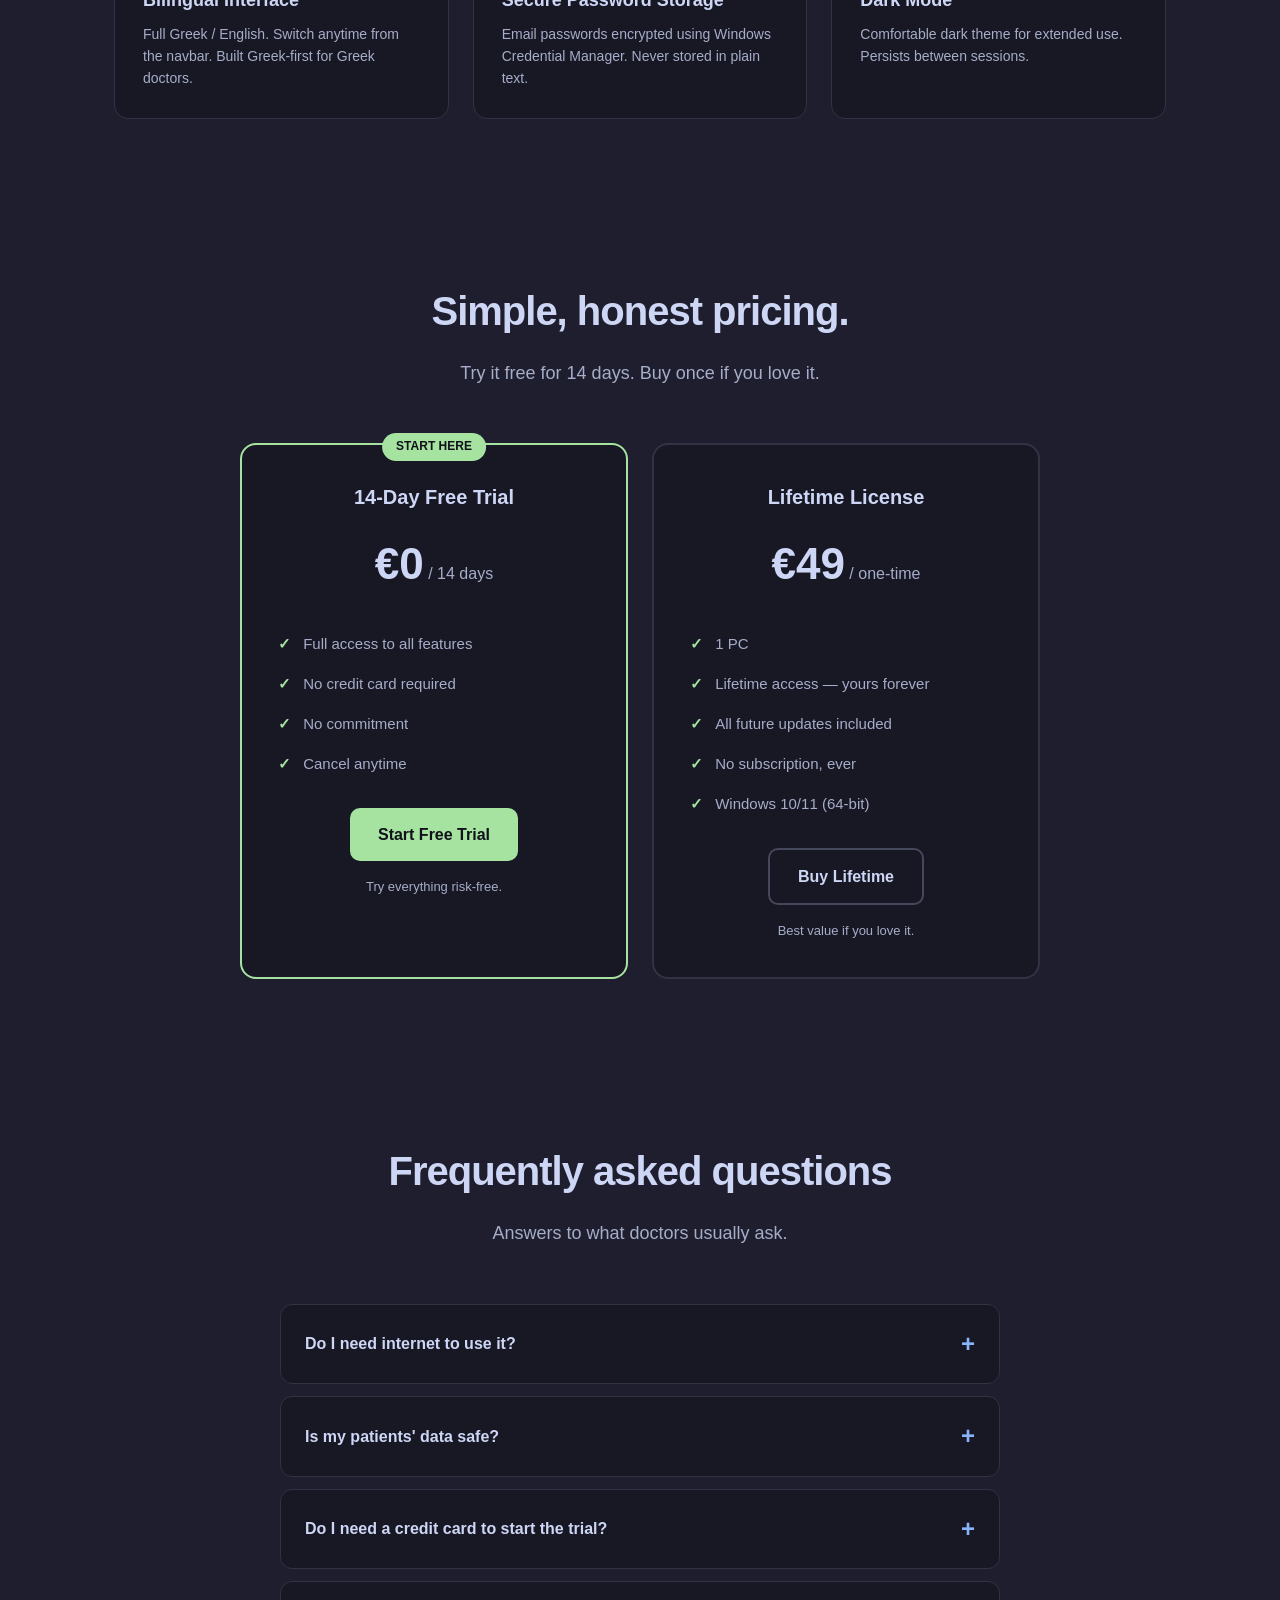
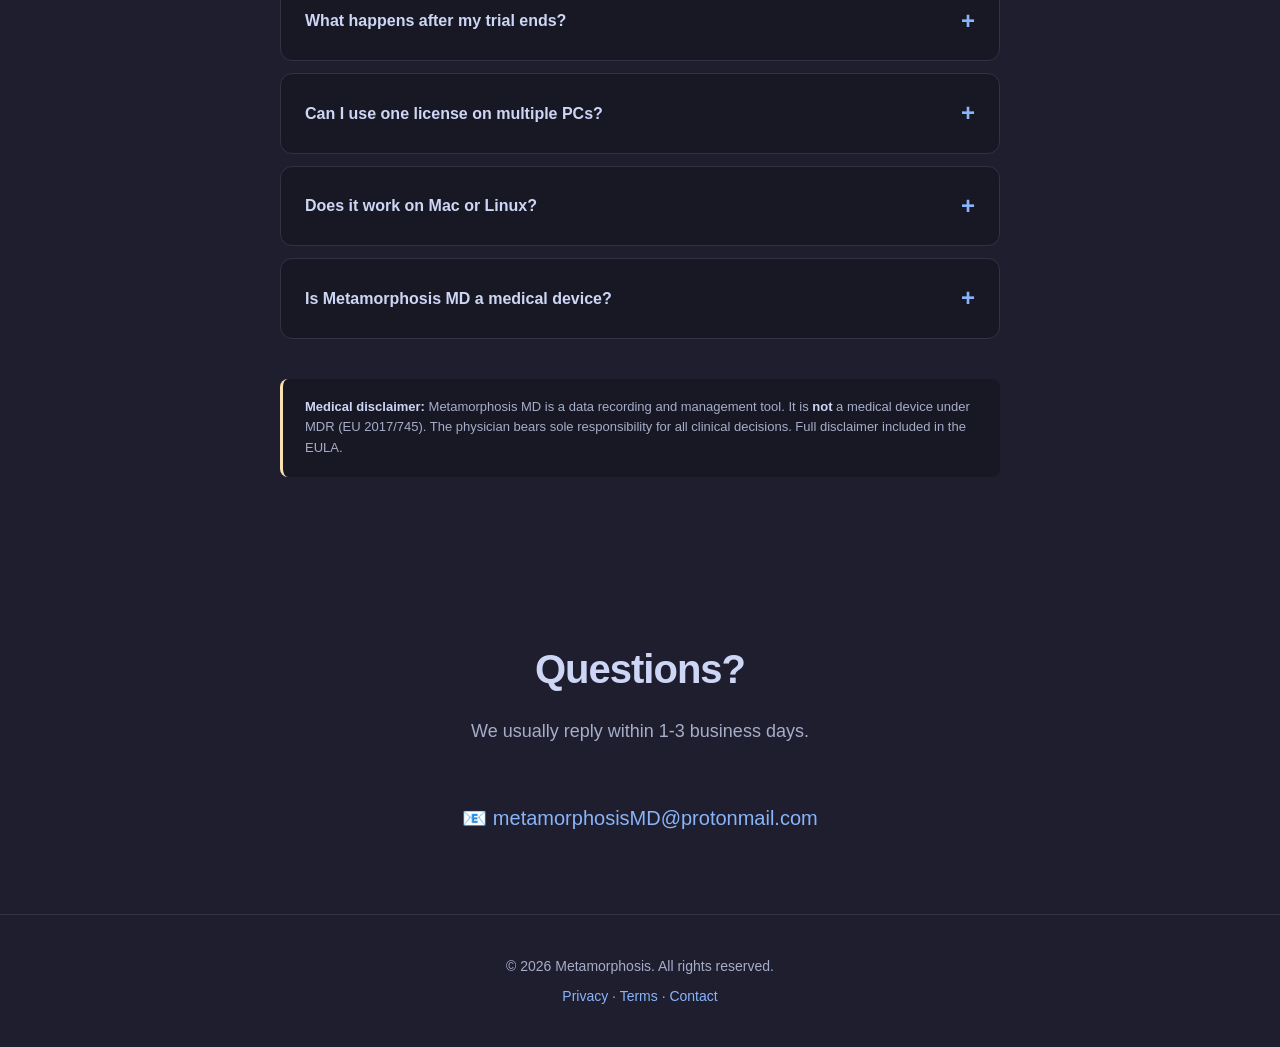
<file: metamorphosis-md/index.html>
<!DOCTYPE html>
<html lang="en">
<head>
<meta charset="UTF-8">
<meta name="viewport" content="width=device-width, initial-scale=1.0">
<title>Metamorphosis MD — Complete Medical Practice Management | Metamorphosis</title>
<meta name="description" content="Offline, GDPR-friendly practice management for solo physicians. Patients, visits, ICD-10, vitals, dietary guidelines, appointments, print/PDF. Bilingual. Windows 10/11.">
<link rel="stylesheet" href="../assets/style.css">
<style>
  .app-hero { padding: 60px 0 40px; text-align: center; }
  .app-hero img { width: 96px; height: 96px; border-radius: 20px; margin-bottom: 20px; }
  .app-hero h1 { font-size: 48px; margin-bottom: 16px; letter-spacing: -1.5px; }
  .app-hero p { font-size: 20px; color: var(--subtext); max-width: 680px; margin: 0 auto 32px; }
  .hero-meta { margin-top: 24px; color: var(--subtext); font-size: 14px; }
  .hero-meta span { margin: 0 12px; }
  .hero-note { margin-top: 20px; font-size: 13px; color: var(--subtext); opacity: 0.7; font-style: italic; }

  .screenshots { padding: 40px 0; }
  .screenshot-main { background: var(--mantle); border-radius: 16px; padding: 12px; border: 1px solid var(--surface); box-shadow: 0 30px 60px rgba(0,0,0,.4); max-width: 900px; margin: 0 auto; }
  .screenshot-main img { width: 100%; border-radius: 8px; display: block; }
  .screenshot-grid { display: grid; grid-template-columns: repeat(3, 1fr); gap: 20px; margin-top: 24px; max-width: 1100px; margin-left: auto; margin-right: auto; }
  .screenshot-grid img { width: 100%; border-radius: 12px; border: 1px solid var(--surface); display: block; }
  @media (max-width: 900px) { .screenshot-grid { grid-template-columns: repeat(2, 1fr); } }
  @media (max-width: 600px) { .screenshot-grid { grid-template-columns: 1fr; } }

  .features { display: grid; grid-template-columns: repeat(auto-fit, minmax(280px, 1fr)); gap: 24px; }
  .feature { background: var(--mantle); padding: 28px; border-radius: 14px; border: 1px solid var(--surface); }
  .feature-icon { font-size: 28px; margin-bottom: 12px; }
  .feature h3 { font-size: 18px; margin-bottom: 8px; }
  .feature p { color: var(--subtext); font-size: 14px; }
  .feature .new-badge { display: inline-block; background: var(--green); color: var(--crust); font-size: 10px; font-weight: 700; padding: 2px 8px; border-radius: 100px; margin-left: 8px; vertical-align: middle; text-transform: uppercase; letter-spacing: 0.5px; }

  .pricing { display: grid; grid-template-columns: 1fr 1fr; gap: 24px; max-width: 800px; margin: 0 auto; }
  .plan { background: var(--mantle); padding: 36px; border-radius: 16px; border: 2px solid var(--surface); text-align: center; position: relative; }
  .plan.featured { border-color: var(--green); }
  .plan-tag { position: absolute; top: -12px; left: 50%; transform: translateX(-50%); background: var(--green); color: var(--crust); padding: 4px 14px; border-radius: 100px; font-size: 12px; font-weight: 700; text-transform: uppercase; white-space: nowrap; }
  .plan h3 { font-size: 20px; margin-bottom: 8px; }
  .plan .price { font-size: 44px; font-weight: 800; margin: 16px 0; }
  .plan .price small { font-size: 16px; color: var(--subtext); font-weight: 400; }
  .plan ul { list-style: none; text-align: left; margin: 24px 0; color: var(--subtext); padding: 0; }
  .plan ul li { padding: 8px 0; font-size: 15px; }
  .plan ul li::before { content: "✓ "; color: var(--green); font-weight: 700; margin-right: 8px; }
  .plan .plan-note { font-size: 13px; color: var(--subtext); margin-top: 16px; line-height: 1.5; }

  .faq { max-width: 720px; margin: 0 auto; }
  .faq-item { background: var(--mantle); border: 1px solid var(--surface); border-radius: 12px; margin-bottom: 12px; overflow: hidden; }
  .faq-item summary { padding: 20px 24px; font-weight: 600; cursor: pointer; list-style: none; display: flex; justify-content: space-between; align-items: center; }
  .faq-item summary::after { content: "+"; font-size: 24px; color: var(--blue); }
  .faq-item[open] summary::after { content: "−"; }
  .faq-item p { padding: 0 24px 20px; color: var(--subtext); line-height: 1.6; }

  .back-link { display: inline-block; color: var(--subtext); text-decoration: none; font-size: 14px; margin-bottom: 24px; }
  .back-link:hover { color: var(--blue); }

  .disclaimer-box { max-width: 720px; margin: 40px auto 0; padding: 18px 22px; background: var(--mantle); border-left: 3px solid var(--yellow); border-radius: 8px; font-size: 13px; color: var(--subtext); line-height: 1.6; }
  .disclaimer-box strong { color: var(--text); }

  @media (max-width: 720px) {
    .app-hero h1 { font-size: 34px; }
    .screenshot-grid, .pricing { grid-template-columns: 1fr; }
  }
</style>
</head>
<body>

<header>
  <div class="container">
    <nav>
      <a href="../" class="logo">
        <img src="../assets/logo.png" alt="Metamorphosis">
        <span>Metamorphosis</span>
      </a>
      <div class="nav-links">
        <a href="../#apps">← All Apps</a>
      </div>
    </nav>
  </div>
</header>

<main>
  <div class="container">
    <a href="../" class="back-link">← Back to all apps</a>
  </div>

  <!-- ═══════════ APP HERO ═══════════ -->
  <section class="app-hero">
    <div class="container">
      <img src="logo.png" alt="Metamorphosis MD">
      <h1>Metamorphosis MD</h1>
      <p>Complete medical practice management for solo physicians. Patients, visits, ICD-10, vitals, dietary guidelines, appointments, print — all 100% offline. Your patients' data never leaves your PC.</p>
      <div class="cta-group">
        <a href="#pricing" class="btn btn-primary">Start Free 14-Day Trial →</a>
        <a href="#features" class="btn btn-secondary">See Features</a>
      </div>
      <div class="hero-meta">
        <span>✓ No credit card</span>
        <span>✓ Windows 10/11</span>
        <span>✓ 100% offline</span>
        <span>✓ GDPR-friendly</span>
      </div>
      <p class="hero-note">Not a medical device. Recording &amp; management tool only.</p>
    </div>
  </section>

  <!-- ═══════════ SCREENSHOTS ═══════════ -->
  <section class="screenshots">
    <div class="container">
      <div class="screenshot-main">
        <img src="screenshots/main.png" alt="Patient card with visits list and editor">
      </div>
      <div class="screenshot-grid">
        <img src="screenshots/editor.png" alt="Visit editor with rich text">
        <img src="screenshots/icd10.png" alt="ICD-10 diagnostic code autocomplete">
        <img src="screenshots/appointments.png" alt="Appointments calendar">
        <img src="screenshots/vitals.png" alt="Vitals panel with BMI">
        <img src="screenshots/visits.png" alt="Visits list and timeline">
      </div>
    </div>
  </section>

  <!-- ═══════════ FEATURES ═══════════ -->
  <section id="features">
    <div class="container">
      <h2>Built for real medical practice.</h2>
      <p class="section-sub">Everything a solo doctor needs. Nothing they don't.</p>
      <div class="features">

        <div class="feature">
          <div class="feature-icon">🔒</div>
          <h3>100% Offline &amp; Private</h3>
          <p>All patient data stays on your computer. No cloud, no servers, no third parties. GDPR-friendly by design — you are the Data Controller.</p>
        </div>

        <div class="feature">
          <div class="feature-icon">👨‍⚕️</div>
          <h3>Patient Management</h3>
          <p>Name, phone, AMKA/SSN, birth date, address. Search with Greek normalization — "γιωργος" finds "Γιώργος".</p>
        </div>

        <div class="feature">
          <div class="feature-icon">📅</div>
          <h3>Visits &amp; Timeline</h3>
          <p>Rich text editor with auto-save. Custom titles and dates. Timeline view with expandable cards.</p>
        </div>

        <div class="feature">
          <div class="feature-icon">🩺</div>
          <h3>ICD-10 Autocomplete <span class="new-badge">New</span></h3>
          <p>Search 72,000+ diagnostic codes directly in the editor. Press Ctrl+Shift+I, type "basal" or "C44", insert.</p>
        </div>

        <div class="feature">
          <div class="feature-icon">❤️</div>
          <h3>Vitals &amp; Dietary Guidelines <span class="new-badge">New</span></h3>
          <p>BP, pulse, temperature, SpO₂, weight, height, waist — with auto-BMI. 14 predefined diets (Mediterranean, DASH, keto, etc.) plus custom templates.</p>
        </div>

        <div class="feature">
          <div class="feature-icon">📎</div>
          <h3>Attachments</h3>
          <p>Images, PDFs, documents, audio, video with auto-thumbnails. Drag &amp; drop, rename, custom titles.</p>
        </div>

        <div class="feature">
          <div class="feature-icon">📆</div>
          <h3>Appointments + Email Sync <span class="new-badge">New</span></h3>
          <p>Monthly calendar with 30-min slots. Sync between desktop and mobile using YOUR Gmail — no third parties.</p>
        </div>

        <div class="feature">
          <div class="feature-icon">🖨️</div>
          <h3>Print / PDF <span class="new-badge">New</span></h3>
          <p>Custom clinic logo, doctor details, footer. Live preview. Professional A4 layout with auto-formatting.</p>
        </div>

        <div class="feature">
          <div class="feature-icon">💾</div>
          <h3>Automatic Backups</h3>
          <p>7 most recent database backups + 10 most recent export ZIPs. One-click export/restore.</p>
        </div>

        <div class="feature">
          <div class="feature-icon">🌐</div>
          <h3>Bilingual Interface</h3>
          <p>Full Greek / English. Switch anytime from the navbar. Built Greek-first for Greek doctors.</p>
        </div>

        <div class="feature">
          <div class="feature-icon">🔐</div>
          <h3>Secure Password Storage</h3>
          <p>Email passwords encrypted using Windows Credential Manager. Never stored in plain text.</p>
        </div>

        <div class="feature">
          <div class="feature-icon">🌙</div>
          <h3>Dark Mode</h3>
          <p>Comfortable dark theme for extended use. Persists between sessions.</p>
        </div>

      </div>
    </div>
  </section>

  <!-- ═══════════ PRICING ═══════════ -->
  <section id="pricing">
    <div class="container">
      <h2>Simple, honest pricing.</h2>
      <p class="section-sub">Try it free for 14 days. Buy once if you love it.</p>
      <div class="pricing">

        <div class="plan featured">
          <div class="plan-tag">Start Here</div>
          <h3>14-Day Free Trial</h3>
          <div class="price">€0<small> / 14 days</small></div>
          <ul>
            <li>Full access to all features</li>
            <li>No credit card required</li>
            <li>No commitment</li>
            <li>Cancel anytime</li>
          </ul>
          <a href="YOUR_LS_TRIAL_URL" class="btn btn-primary">Start Free Trial</a>
          <p class="plan-note">Try everything risk-free.</p>
        </div>

        <div class="plan">
          <h3>Lifetime License</h3>
          <div class="price">€49<small> / one-time</small></div>
          <ul>
            <li>1 PC</li>
            <li>Lifetime access — yours forever</li>
            <li>All future updates included</li>
            <li>No subscription, ever</li>
            <li>Windows 10/11 (64-bit)</li>
          </ul>
          <a href="YOUR_LS_BUY_URL" class="btn btn-secondary">Buy Lifetime</a>
          <p class="plan-note">Best value if you love it.</p>
        </div>

      </div>
    </div>
  </section>

  <!-- ═══════════ FAQ ═══════════ -->
  <section id="faq">
    <div class="container">
      <h2>Frequently asked questions</h2>
      <p class="section-sub">Answers to what doctors usually ask.</p>
      <div class="faq">

        <details class="faq-item">
          <summary>Do I need internet to use it?</summary>
          <p>No. Metamorphosis MD is 100% offline. Internet is only needed for the optional email appointment sync feature (which uses YOUR Gmail, not our servers).</p>
        </details>

        <details class="faq-item">
          <summary>Is my patients' data safe?</summary>
          <p>Yes. All data is stored locally on your computer (SQLite database + uploads folder). Nothing is ever sent to our servers or any third party. You are the Data Controller under GDPR.</p>
        </details>

        <details class="faq-item">
          <summary>Do I need a credit card to start the trial?</summary>
          <p>No. The 14-day trial requires no card. Try every feature, then decide.</p>
        </details>

        <details class="faq-item">
          <summary>What happens after my trial ends?</summary>
          <p>You decide. If you love Metamorphosis MD, buy a lifetime license for €49 — one payment, yours forever. If not, just uninstall. No charges.</p>
        </details>

        <details class="faq-item">
          <summary>Can I use one license on multiple PCs?</summary>
          <p>One license works on one PC. The license is bound to your computer's hardware ID (HWID). If you change computers, contact support and we'll issue a new key.</p>
        </details>

        <details class="faq-item">
          <summary>Does it work on Mac or Linux?</summary>
          <p>No, Metamorphosis MD is Windows-only (Windows 10 and 11, 64-bit).</p>
        </details>

        <details class="faq-item">
          <summary>Is Metamorphosis MD a medical device?</summary>
          <p>No. Metamorphosis MD is <strong>not</strong> a medical device under MDR (EU 2017/745). It is a recording and data management tool. The doctor bears sole responsibility for clinical decisions. This is stated explicitly in the EULA.</p>
        </details>

      </div>

      <div class="disclaimer-box">
        <strong>Medical disclaimer:</strong> Metamorphosis MD is a data recording and management tool. It is <strong>not</strong> a medical device under MDR (EU 2017/745). The physician bears sole responsibility for all clinical decisions. Full disclaimer included in the EULA.
      </div>

    </div>
  </section>

  <!-- ═══════════ CONTACT ═══════════ -->
  <section id="contact" style="text-align:center;">
    <div class="container">
      <h2>Questions?</h2>
      <p class="section-sub">We usually reply within 1-3 business days.</p>
      <p style="font-size:20px; margin-top:24px;">
        📧 <a href="mailto:metamorphosisMD@protonmail.com" style="color:var(--blue); text-decoration:none;">metamorphosisMD@protonmail.com</a>
      </p>
    </div>
  </section>
</main>

<footer>
  <div class="container">
    <p>© 2026 Metamorphosis. All rights reserved.</p>
    <p class="footer-links">
      <a href="../privacy.html">Privacy</a> ·
      <a href="../terms.html">Terms</a> ·
      <a href="mailto:metamorphosisMD@protonmail.com">Contact</a>
    </p>
  </div>
</footer>

</body>
</html>
</file>
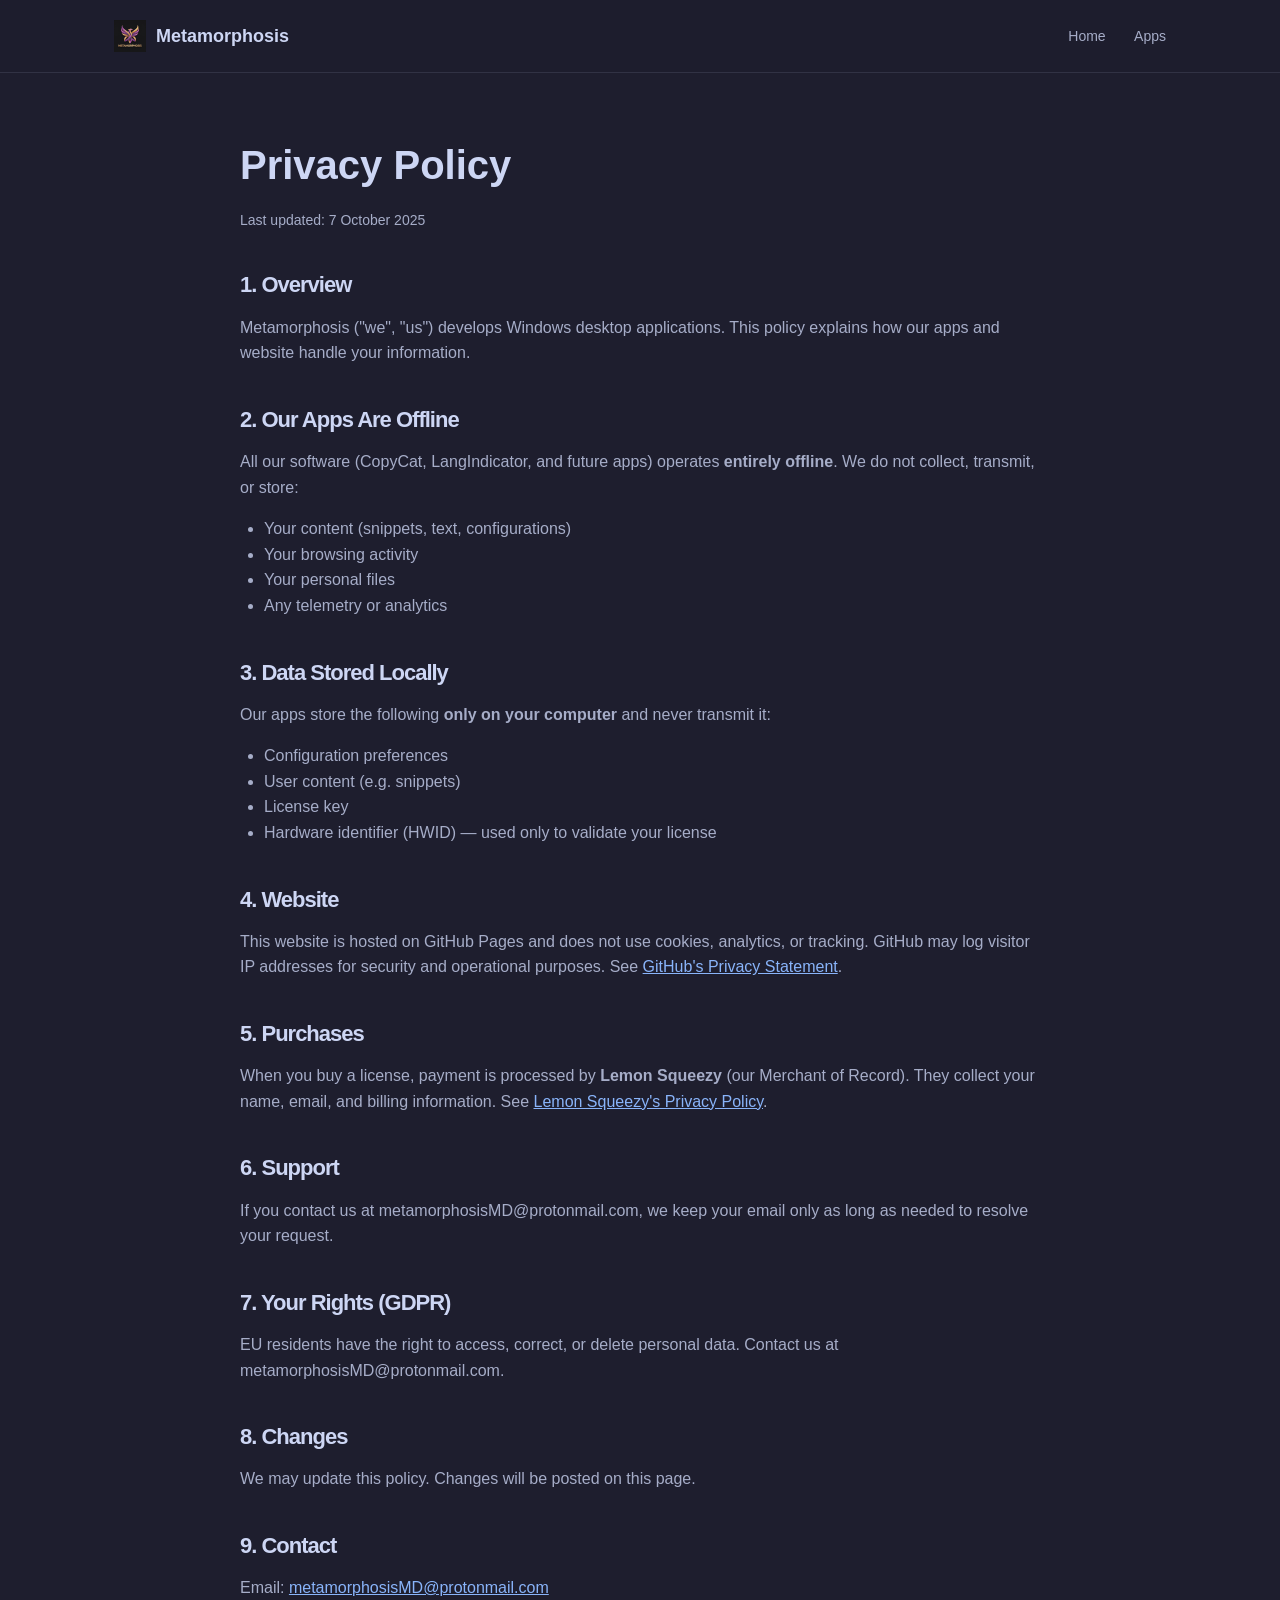
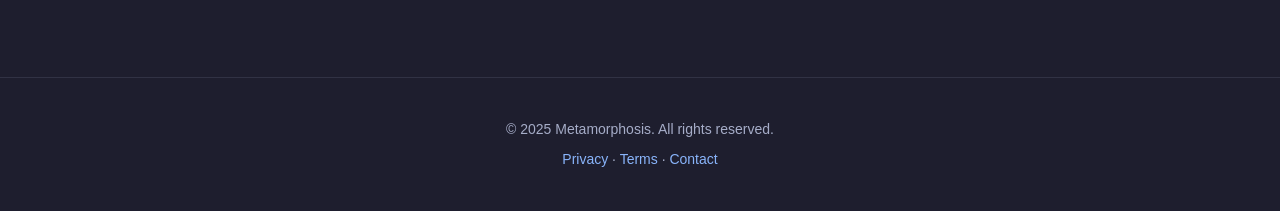
<file: privacy.html>
<!DOCTYPE html>
<html lang="en">
<head>
<meta charset="UTF-8">
<meta name="viewport" content="width=device-width, initial-scale=1.0">
<title>Privacy Policy — Metamorphosis</title>
<link rel="stylesheet" href="assets/style.css">
<style>
  .legal { max-width: 800px; margin: 0 auto; padding: 60px 0; }
  .legal h1 { font-size: 40px; margin-bottom: 12px; }
  .legal h2 { font-size: 22px; margin-top: 36px; margin-bottom: 12px; text-align: left; }
  .legal p, .legal ul { color: var(--subtext); margin-bottom: 16px; }
  .legal ul { padding-left: 24px; }
  .legal a { color: var(--blue); }
  .updated { color: var(--subtext); font-size: 14px; margin-bottom: 32px; }
</style>
</head>
<body>

<header>
  <div class="container">
    <nav>
      <a href="/" class="logo">
        <img src="assets/logo.png" alt="Metamorphosis">
        <span>Metamorphosis</span>
      </a>
      <div class="nav-links">
        <a href="/">Home</a>
        <a href="/#apps">Apps</a>
      </div>
    </nav>
  </div>
</header>

<main>
  <div class="container">
    <div class="legal">
      <h1>Privacy Policy</h1>
      <p class="updated">Last updated: 7 October 2025</p>

      <h2>1. Overview</h2>
      <p>Metamorphosis ("we", "us") develops Windows desktop applications. This policy explains how our apps and website handle your information.</p>

      <h2>2. Our Apps Are Offline</h2>
      <p>All our software (CopyCat, LangIndicator, and future apps) operates <strong>entirely offline</strong>. We do not collect, transmit, or store:</p>
      <ul>
        <li>Your content (snippets, text, configurations)</li>
        <li>Your browsing activity</li>
        <li>Your personal files</li>
        <li>Any telemetry or analytics</li>
      </ul>

      <h2>3. Data Stored Locally</h2>
      <p>Our apps store the following <strong>only on your computer</strong> and never transmit it:</p>
      <ul>
        <li>Configuration preferences</li>
        <li>User content (e.g. snippets)</li>
        <li>License key</li>
        <li>Hardware identifier (HWID) — used only to validate your license</li>
      </ul>

      <h2>4. Website</h2>
      <p>This website is hosted on GitHub Pages and does not use cookies, analytics, or tracking. GitHub may log visitor IP addresses for security and operational purposes. See <a href="https://docs.github.com/en/site-policy/privacy-policies/github-privacy-statement">GitHub's Privacy Statement</a>.</p>

      <h2>5. Purchases</h2>
      <p>When you buy a license, payment is processed by <strong>Lemon Squeezy</strong> (our Merchant of Record). They collect your name, email, and billing information. See <a href="https://www.lemonsqueezy.com/privacy">Lemon Squeezy's Privacy Policy</a>.</p>

      <h2>6. Support</h2>
      <p>If you contact us at metamorphosisMD@protonmail.com, we keep your email only as long as needed to resolve your request.</p>

      <h2>7. Your Rights (GDPR)</h2>
      <p>EU residents have the right to access, correct, or delete personal data. Contact us at metamorphosisMD@protonmail.com.</p>

      <h2>8. Changes</h2>
      <p>We may update this policy. Changes will be posted on this page.</p>

      <h2>9. Contact</h2>
      <p>Email: <a href="mailto:metamorphosisMD@protonmail.com">metamorphosisMD@protonmail.com</a></p>
    </div>
  </div>
</main>

<footer>
  <div class="container">
    <p>© 2025 Metamorphosis. All rights reserved.</p>
    <p class="footer-links">
      <a href="privacy.html">Privacy</a> ·
      <a href="terms.html">Terms</a> ·
      <a href="mailto:metamorphosisMD@protonmail.com">Contact</a>
    </p>
  </div>
</footer>

</body>
</html>
</file>
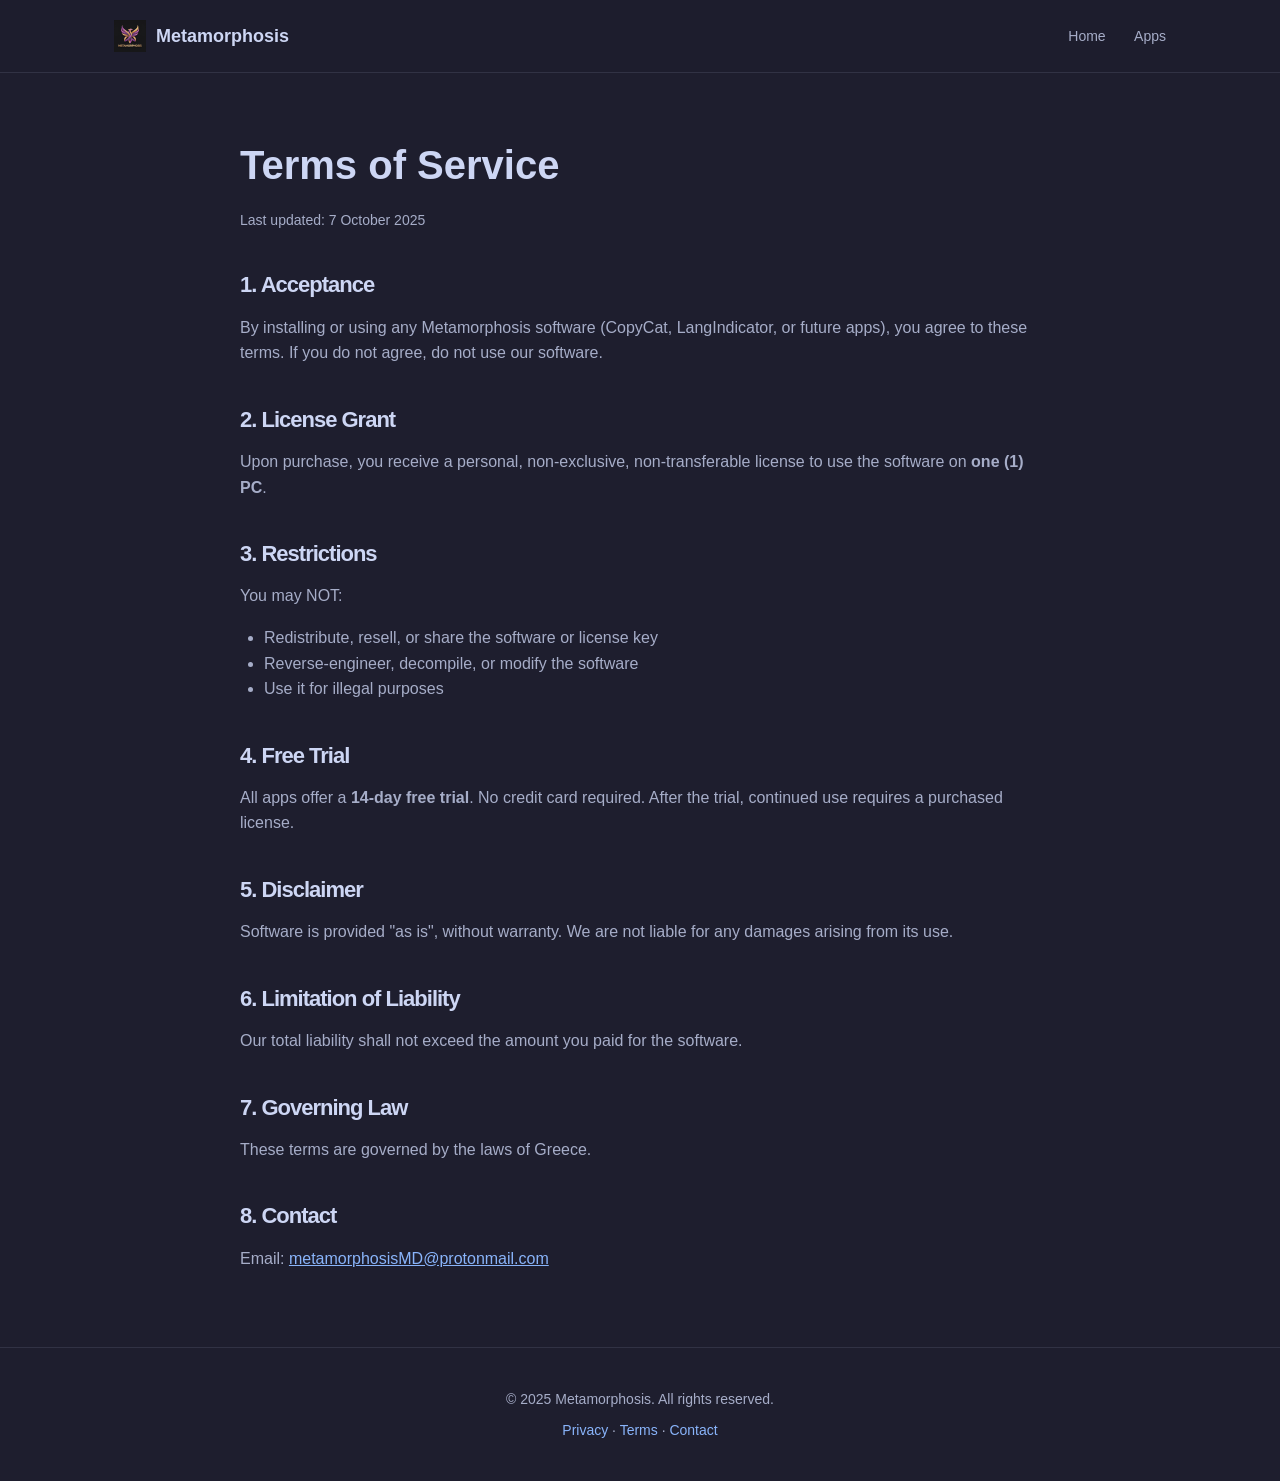
<file: terms.html>
<!DOCTYPE html>
<html lang="en">
<head>
<meta charset="UTF-8">
<meta name="viewport" content="width=device-width, initial-scale=1.0">
<title>Terms of Service — Metamorphosis</title>
<link rel="stylesheet" href="assets/style.css">
<style>
  .legal { max-width: 800px; margin: 0 auto; padding: 60px 0; }
  .legal h1 { font-size: 40px; margin-bottom: 12px; }
  .legal h2 { font-size: 22px; margin-top: 36px; margin-bottom: 12px; text-align: left; }
  .legal p, .legal ul { color: var(--subtext); margin-bottom: 16px; }
  .legal ul { padding-left: 24px; }
  .legal a { color: var(--blue); }
  .updated { color: var(--subtext); font-size: 14px; margin-bottom: 32px; }
</style>
</head>
<body>

<header>
  <div class="container">
    <nav>
      <a href="/" class="logo">
        <img src="assets/logo.png" alt="Metamorphosis">
        <span>Metamorphosis</span>
      </a>
      <div class="nav-links">
        <a href="/">Home</a>
        <a href="/#apps">Apps</a>
      </div>
    </nav>
  </div>
</header>

<main>
  <div class="container">
    <div class="legal">
      <h1>Terms of Service</h1>
      <p class="updated">Last updated: 7 October 2025</p>

      <h2>1. Acceptance</h2>
      <p>By installing or using any Metamorphosis software (CopyCat, LangIndicator, or future apps), you agree to these terms. If you do not agree, do not use our software.</p>

      <h2>2. License Grant</h2>
      <p>Upon purchase, you receive a personal, non-exclusive, non-transferable license to use the software on <strong>one (1) PC</strong>.</p>

      <h2>3. Restrictions</h2>
      <p>You may NOT:</p>
      <ul>
        <li>Redistribute, resell, or share the software or license key</li>
        <li>Reverse-engineer, decompile, or modify the software</li>
        <li>Use it for illegal purposes</li>
      </ul>

      <h2>4. Free Trial</h2>
      <p>All apps offer a <strong>14-day free trial</strong>. No credit card required. After the trial, continued use requires a purchased license.</p>

      <h2>5. Disclaimer</h2>
      <p>Software is provided "as is", without warranty. We are not liable for any damages arising from its use.</p>

      <h2>6. Limitation of Liability</h2>
      <p>Our total liability shall not exceed the amount you paid for the software.</p>

      <h2>7. Governing Law</h2>
      <p>These terms are governed by the laws of Greece.</p>

      <h2>8. Contact</h2>
      <p>Email: <a href="mailto:metamorphosisMD@protonmail.com">metamorphosisMD@protonmail.com</a></p>
    </div>
  </div>
</main>

<footer>
  <div class="container">
    <p>© 2025 Metamorphosis. All rights reserved.</p>
    <p class="footer-links">
      <a href="privacy.html">Privacy</a> ·
      <a href="terms.html">Terms</a> ·
      <a href="mailto:metamorphosisMD@protonmail.com">Contact</a>
    </p>
  </div>
</footer>

</body>
</html>
</file>
<file: assets/style.css>
* { margin: 0; padding: 0; box-sizing: border-box; }

:root {
  --base: #1e1e2e;
  --mantle: #181825;
  --crust: #11111b;
  --surface: #313244;
  --surface2: #45475a;
  --text: #cdd6f4;
  --subtext: #a6adc8;
  --blue: #89b4fa;
  --green: #a6e3a1;
  --mauve: #cba6f7;
  --yellow: #f9e2af;
  --red: #f38ba8;
}

body {
  font-family: 'Segoe UI', -apple-system, BlinkMacSystemFont, sans-serif;
  background: var(--base);
  color: var(--text);
  line-height: 1.6;
  overflow-x: hidden;
}

.container { max-width: 1100px; margin: 0 auto; padding: 0 24px; }

/* ============ HEADER ============ */
header {
  padding: 20px 0;
  position: sticky;
  top: 0;
  background: rgba(30, 30, 46, 0.95);
  backdrop-filter: blur(12px);
  border-bottom: 1px solid var(--surface);
  z-index: 100;
}
nav { display: flex; justify-content: space-between; align-items: center; }
.logo { display: flex; align-items: center; gap: 10px; font-size: 18px; font-weight: 700; color: var(--text); text-decoration: none; }
.logo img { width: 32px; height: 32px; }
.nav-links a { color: var(--subtext); text-decoration: none; margin-left: 24px; font-size: 14px; transition: color .15s; }
.nav-links a:hover { color: var(--blue); }

/* ============ HERO ============ */
.hero { padding: 100px 0 80px; text-align: center; }
.hero h1 {
  font-size: 64px;
  font-weight: 800;
  letter-spacing: -2px;
  line-height: 1.1;
  background: linear-gradient(135deg, var(--blue), var(--mauve));
  -webkit-background-clip: text;
  -webkit-text-fill-color: transparent;
  margin-bottom: 24px;
}
.hero p { font-size: 20px; color: var(--subtext); max-width: 640px; margin: 0 auto 32px; }

/* ============ BUTTONS ============ */
.cta-group { display: flex; gap: 12px; justify-content: center; flex-wrap: wrap; }
.btn {
  display: inline-block;
  padding: 14px 28px;
  border-radius: 10px;
  font-weight: 700;
  font-size: 16px;
  text-decoration: none;
  transition: transform .15s, box-shadow .15s;
  cursor: pointer;
  border: none;
}
.btn-primary { background: var(--green); color: var(--crust); }
.btn-primary:hover { transform: translateY(-2px); box-shadow: 0 10px 30px rgba(166, 227, 161, 0.3); }
.btn-secondary { background: transparent; color: var(--text); border: 2px solid var(--surface2); }
.btn-secondary:hover { border-color: var(--blue); color: var(--blue); }

/* ============ SECTIONS ============ */
section { padding: 80px 0; }
h2 {
  font-size: 40px;
  font-weight: 700;
  text-align: center;
  margin-bottom: 16px;
  letter-spacing: -1px;
}
.section-sub { text-align: center; color: var(--subtext); font-size: 18px; max-width: 600px; margin: 0 auto 56px; }

/* ============ APP GRID ============ */
.app-grid {
  display: grid;
  grid-template-columns: repeat(auto-fit, minmax(320px, 1fr));
  gap: 24px;
}
.app-card {
  background: var(--mantle);
  border: 1px solid var(--surface);
  border-radius: 16px;
  padding: 28px;
  text-decoration: none;
  color: inherit;
  display: flex;
  gap: 20px;
  align-items: flex-start;
  transition: transform .2s, border-color .2s, box-shadow .2s;
  position: relative;
}
.app-card:hover {
  transform: translateY(-4px);
  border-color: var(--blue);
  box-shadow: 0 20px 40px rgba(0, 0, 0, 0.3);
}
.app-icon { flex-shrink: 0; }
.app-icon img { width: 64px; height: 64px; border-radius: 14px; }
.placeholder-icon {
  width: 64px; height: 64px;
  border-radius: 14px;
  border: 2px dashed var(--surface2);
  display: flex; align-items: center; justify-content: center;
  font-size: 32px; color: var(--subtext);
}
.app-info { flex: 1; min-width: 0; }
.app-info h3 { font-size: 20px; margin-bottom: 4px; }
.app-tagline { color: var(--blue); font-size: 14px; margin-bottom: 12px; font-weight: 600; }
.app-desc { color: var(--subtext); font-size: 14px; margin-bottom: 14px; line-height: 1.5; }
.app-meta { display: flex; gap: 6px; flex-wrap: wrap; }
.badge {
  background: var(--surface);
  color: var(--subtext);
  padding: 3px 10px;
  border-radius: 100px;
  font-size: 11px;
  font-weight: 600;
}
.badge-green { background: rgba(166, 227, 161, 0.15); color: var(--green); }

.app-arrow {
  position: absolute;
  top: 28px;
  right: 24px;
  color: var(--subtext);
  font-size: 20px;
  transition: transform .2s, color .2s;
}
.app-card:hover .app-arrow { transform: translateX(4px); color: var(--blue); }

.app-card-placeholder {
  cursor: default;
  border-style: dashed;
  opacity: 0.6;
}
.app-card-placeholder:hover { transform: none; border-color: var(--surface); }

/* ============ ABOUT ============ */
.about { background: var(--mantle); border-top: 1px solid var(--surface); border-bottom: 1px solid var(--surface); }
.about p { max-width: 720px; margin: 0 auto 16px; text-align: center; color: var(--subtext); font-size: 17px; }
.about strong { color: var(--text); }

/* ============ CONTACT ============ */
.contact { text-align: center; }
.contact p { color: var(--subtext); font-size: 17px; margin-bottom: 16px; }
.contact-email { font-size: 22px !important; margin-top: 24px !important; }
.contact-email a { color: var(--blue); text-decoration: none; }
.contact-email a:hover { text-decoration: underline; }

/* ============ FOOTER ============ */
footer {
  padding: 40px 0;
  border-top: 1px solid var(--surface);
  text-align: center;
  color: var(--subtext);
  font-size: 14px;
}
.footer-links { margin-top: 8px; }
footer a { color: var(--blue); text-decoration: none; }
footer a:hover { text-decoration: underline; }

/* ============ RESPONSIVE ============ */
@media (max-width: 720px) {
  .hero { padding: 60px 0 40px; }
  .hero h1 { font-size: 40px; letter-spacing: -1px; }
  .hero p { font-size: 17px; }
  h2 { font-size: 28px; }
  section { padding: 60px 0; }
  .app-card { flex-direction: column; }
  .app-arrow { display: none; }
  .nav-links a { margin-left: 14px; font-size: 13px; }
}
</file>
